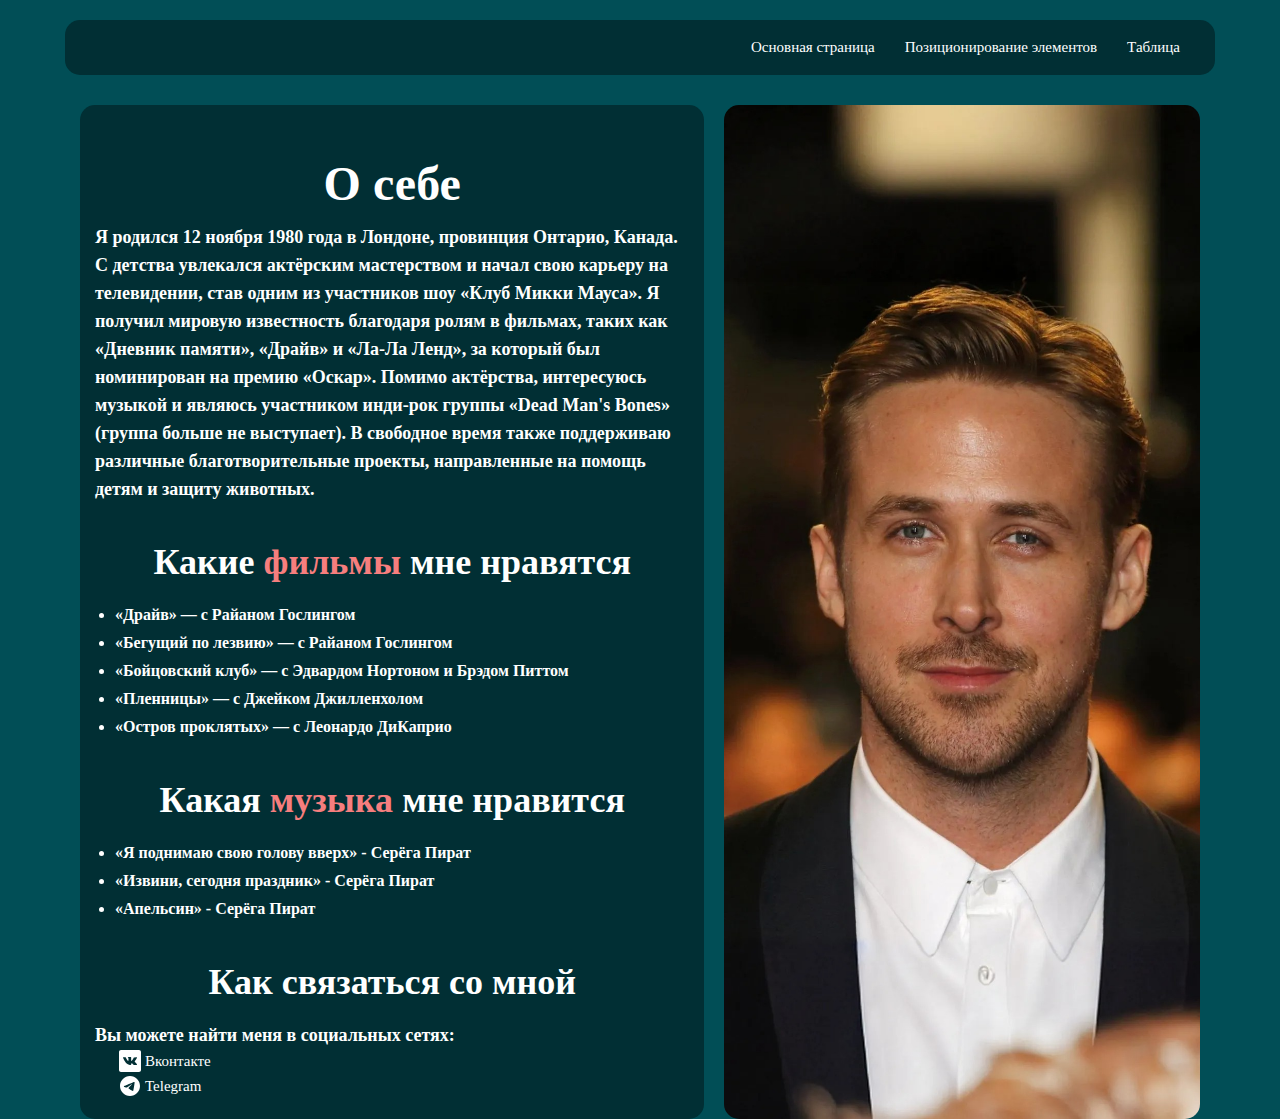
<file: labs1-5/index.html>
<!DOCTYPE html>
<html lang="ru">
<head>
  <meta charset="UTF-8">
  <meta name="viewport" content="width=device-width, initial-scale=1.0">
  <title>Лабораторная работа 3</title>
  <link rel="stylesheet" href="css/main.css">
</head>
<body>
  <header class="header">
    <div class="header-wrapper">
      <div class="link-wrapper">
        <a href="#" class="header__link">Основная страница</a>
        <a href="page2.html" class="header__link">Позиционирование элементов</a>
        <a href="table.html" class="header__link">Таблица</a>
      </div>
    </div>
  </header>
  <main class="main">
    <div class="main-wrapper">
      <div class="content">
        <div class="content__left">
          <h1 class="main__title title">О себе</h1>
          <p class="main__text"><b>Я</b> родился <i>12 ноября 1980 года</i> в Лондоне, провинция Онтарио, Канада. С детства увлекался актёрским мастерством и начал свою карьеру на телевидении, став одним из участников шоу <b>«Клуб Микки Мауса»</b>. Я получил мировую известность благодаря ролям в фильмах, таких как <b><i>«Дневник памяти»</i></b>, <b><i>«Драйв»</i></b> и <b><i>«Ла-Ла Ленд»</i></b>, за который был номинирован на премию <b>«Оскар»</b>. Помимо актёрства, интересуюсь музыкой и являюсь участником инди-рок группы <del>«Dead Man's Bones»</del> <u>(группа больше не выступает)</u>. В свободное время также поддерживаю различные <i>благотворительные проекты</i>, направленные на помощь детям и защиту животных.</p>
          <h2 class="main__title-h2 title">Какие <span class="span">фильмы</span> мне нравятся</h2>
          <ul class="list">
            <li class="list__item">«Драйв» — с Райаном Гослингом</li>
            <li class="list__item">«Бегущий по лезвию» — с Райаном Гослингом</li>
            <li class="list__item">«Бойцовский клуб» — с Эдвардом Нортоном и Брэдом Питтом</li>
            <li class="list__item">«Пленницы» — с Джейком Джилленхолом</li>
            <li class="list__item">«Остров проклятых» — с Леонардо ДиКаприо</li>
          </ul>
          <h2 class="main__title-h2 title">Какая <span class="span">музыка</span> мне нравится</h2>
          <ol class="list">
            <li class="list__item">«Я поднимаю свою голову вверх» - Серёга Пират</li>
            <li class="list__item">«Извини, сегодня праздник» - Серёга Пират</li>
            <li class="list__item">«Апельсин» - Серёга Пират</li>
          </ol>
          <h2 class="main__title-h2 title">Как связаться со мной</h2>
          <p class="main__text">Вы можете найти меня в социальных сетях:</p>
          <ul class="list">
            <li><a href="https://vk.com/haidyonysh" target="_blank" class="link-vk">Вконтакте</a></li>
            <li><a href="https://t.me/userHaide" target="_blank" class="link-tg">Telegram</a></li>
          </ul>
        </div>
        <div class="content__right">
          <img src="img/jpg/RyanGosling.jpeg" alt="Райан Гослинг" class="img">
        </div>
      </div>
    </div>
  </main>
</body>
</html>
</file>
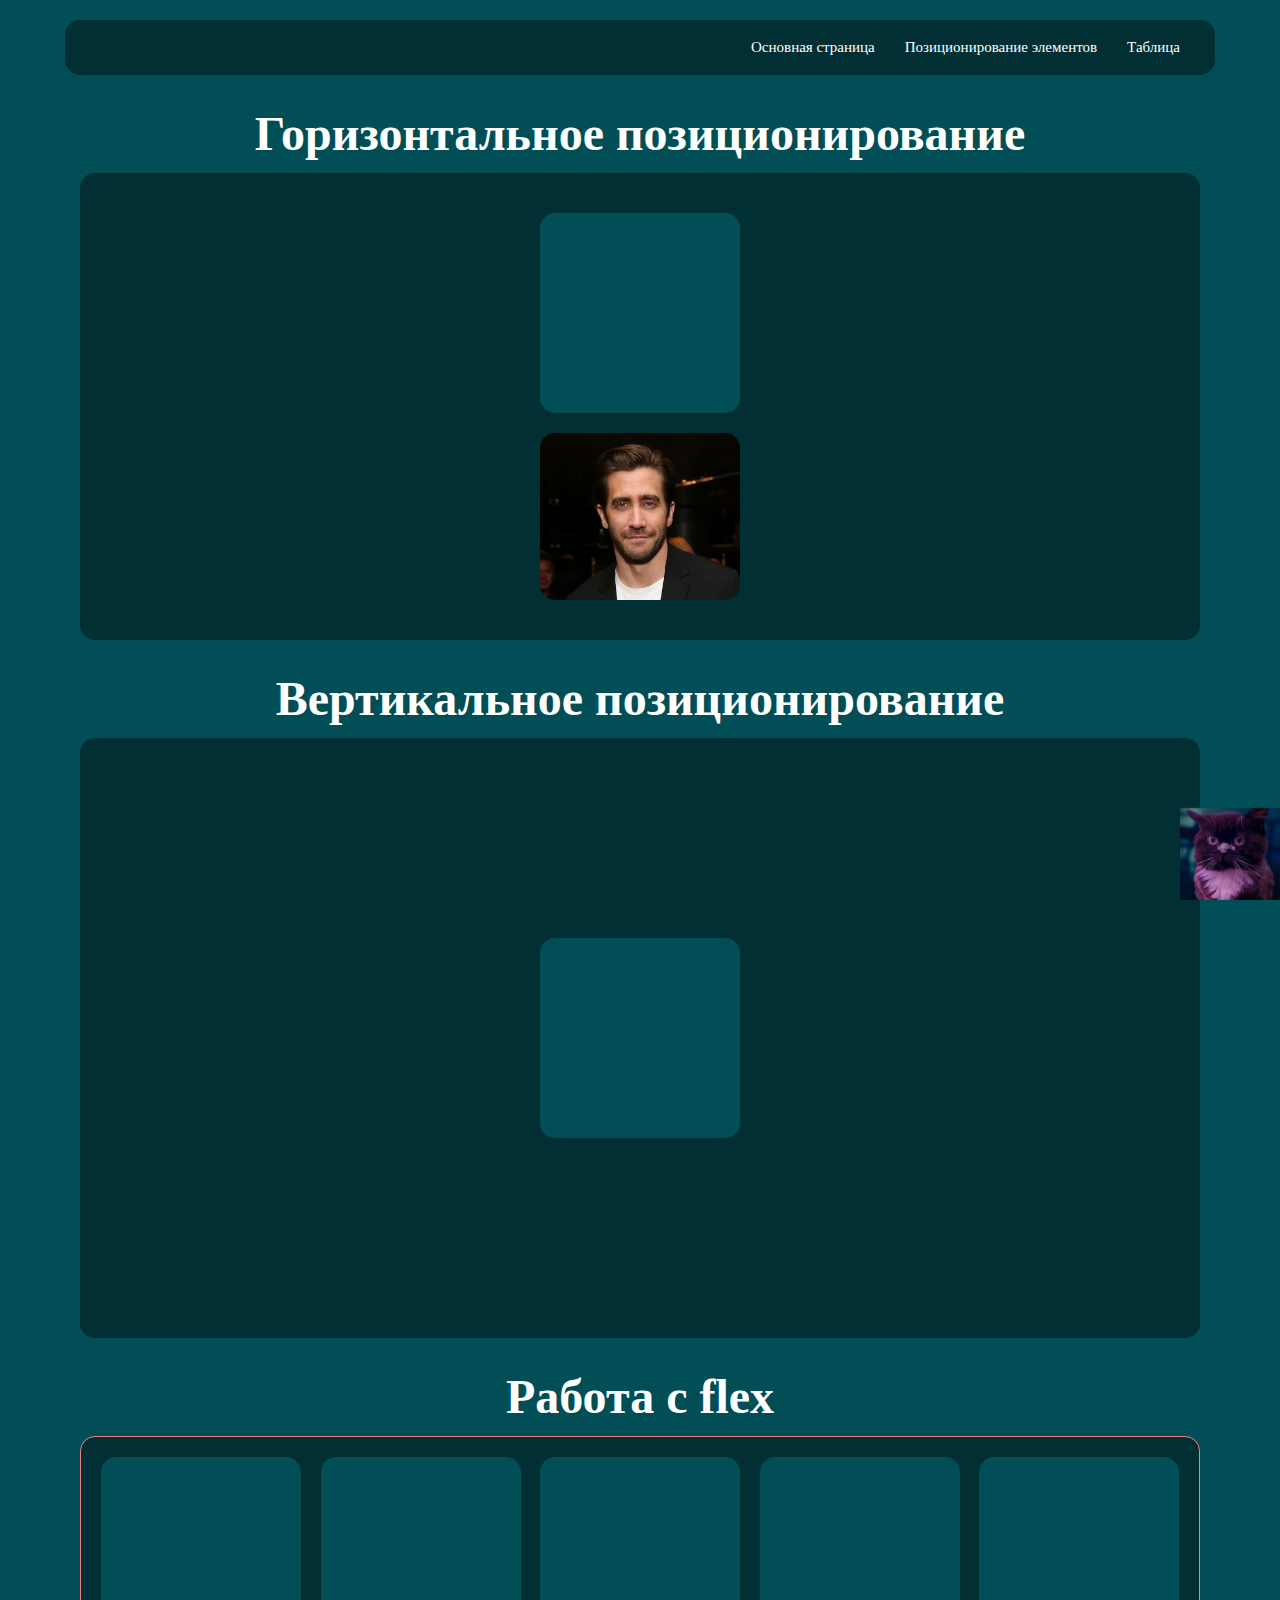
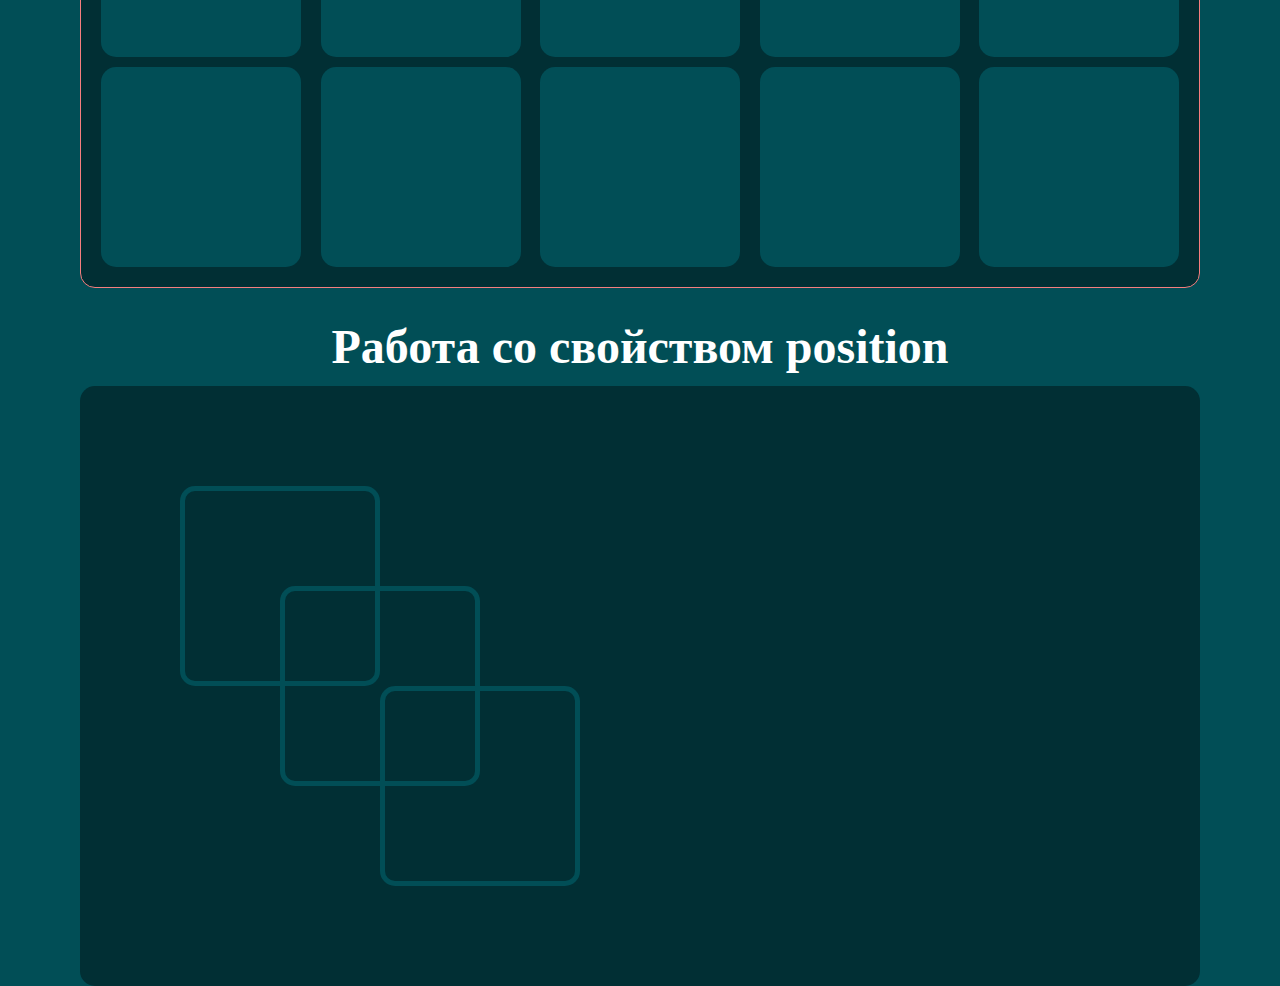
<file: labs1-5/page2.html>
<!DOCTYPE html>
<html lang="ru">
<head>
  <meta charset="UTF-8">
  <meta name="viewport" content="width=device-width, initial-scale=1.0">
  <title>Лабораторная работа 3</title>
  <link rel="stylesheet" href="css/main.css">
</head>
<body>
  <header class="header">
    <div class="header-wrapper">
      <div class="link-wrapper">
        <a href="index.html" class="header__link">Основная страница</a>
        <a href="#" class="header__link">Позиционирование элементов</a>
        <a href="table.html" class="header__link">Таблица</a>
      </div>
    </div>
  </header>
  <main class="main">
    <div class="main-wrapper">
      <h1 class="main__title title">Горизонтальное позиционирование</h1>
      <div class="container">
        <div class="block"></div>
        <img src="img/jpg/Actor.jpg" alt="Джейк Джилленхол" class="actor">
      </div>
      <h1 class="main__title title">Вертикальное позиционирование</h1>
      <div class="container-2">
        <div class="block-2"></div>
      </div>
      <h1 class="main__title title">Работа с flex</h1>
      <div class="container-3">
        <div class="block-3"></div>
        <div class="block-3"></div>
        <div class="block-3"></div>
        <div class="block-3"></div>
        <div class="block-3"></div>
        <div class="block-3"></div>
        <div class="block-3"></div>
        <div class="block-3"></div>
        <div class="block-3"></div>
        <div class="block-3"></div>
      </div>
      <h1 class="main__title title">Работа со свойством position</h1>
      <div class="container-4">
        <div class="block-4"></div>
        <div class="block-5"></div>
        <div class="block-6"></div>
      </div>
      <img src="img/jpg/cat.jpg" alt="" class="cat">
    </div>
  </main>
</body>
</html>
</file>
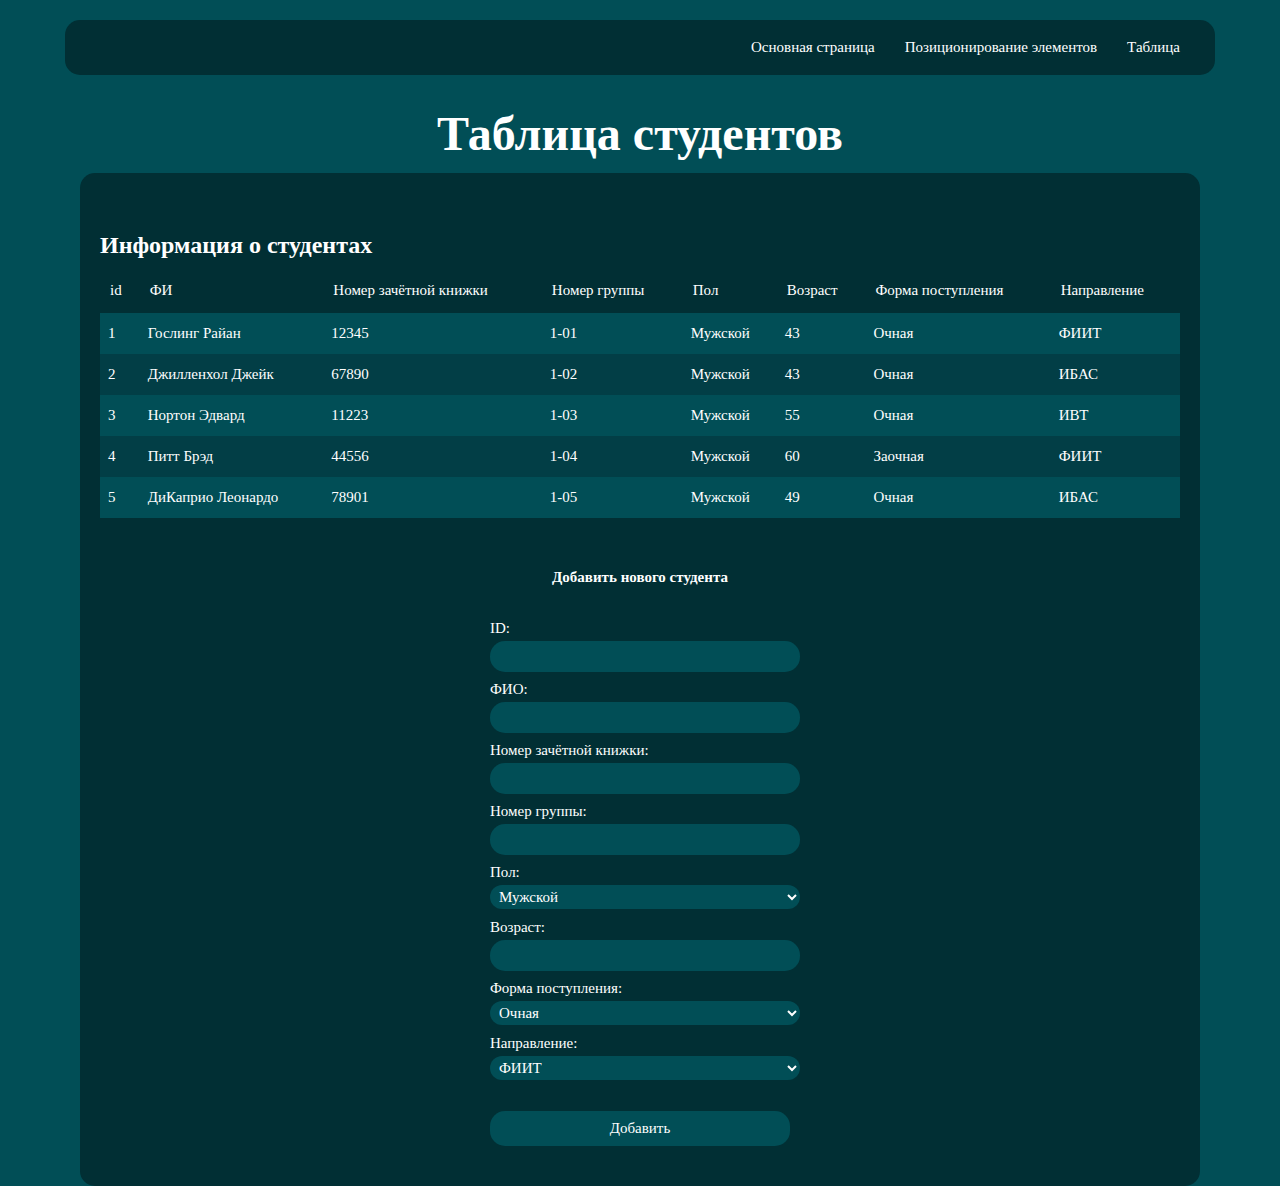
<file: labs1-5/table.html>
<!DOCTYPE html>
<html lang="ru">
<head>
  <meta charset="UTF-8">
  <meta name="viewport" content="width=device-width, initial-scale=1.0">
  <title>Лабораторная работа 4</title>
  <link rel="stylesheet" href="css/table.css">
</head>
<body>
  <header class="header">
    <div class="header-wrapper">
      <div class="link-wrapper">
        <a href="index.html" class="header__link">Основная страница</a>
        <a href="page2.html" class="header__link">Позиционирование элементов</a>
        <a href="#" class="header__link">Таблица</a>
      </div>
    </div>
  </header>
  <div class="main">
    <div class="main-wrapper">
      <h1 class="main__title title">Таблица студентов</h1>
      <div class="table-wrapper">
        <table class="student-table">
          <caption>Информация о студентах</caption>
          <thead>
            <tr>
              <th>id</th>
              <th>ФИ</th>
              <th>Номер зачётной книжки</th>
              <th>Номер группы</th>
              <th>Пол</th>
              <th>Возраст</th>
              <th>Форма поступления</th>
              <th>Направление</th>
            </tr>
          </thead>
          <tbody>
            <tr>
              <td>1</td>
              <td>Гослинг Райан</td>
              <td>12345</td>
              <td>1-01</td>
              <td>Мужской</td>
              <td>43</td>
              <td>Очная</td>
              <td>ФИИТ</td>
            </tr>
            <tr>
              <td>2</td>
              <td>Джилленхол Джейк</td>
              <td>67890</td>
              <td>1-02</td>
              <td>Мужской</td>
              <td>43</td>
              <td>Очная</td>
              <td>ИБАС</td>
            </tr>
            <tr>
              <td>3</td>
              <td>Нортон Эдвард</td>
              <td>11223</td>
              <td>1-03</td>
              <td>Мужской</td>
              <td>55</td>
              <td>Очная</td>
              <td>ИВТ</td>
            </tr>
            <tr>
              <td>4</td>
              <td>Питт Брэд</td>
              <td>44556</td>
              <td>1-04</td>
              <td>Мужской</td>
              <td>60</td>
              <td>Заочная</td>
              <td>ФИИТ</td>
            </tr>
            <tr>
              <td>5</td>
              <td>ДиКаприо Леонардо</td>
              <td>78901</td>
              <td>1-05</td>
              <td>Мужской</td>
              <td>49</td>
              <td>Очная</td>
              <td>ИБАС</td>
            </tr>
          </tbody>
        </table>

        <div class="form-wrapper">
          <h2 class="title">Добавить нового студента</h2>
          <form class="form">
            <div class="form-item">
              <label for="id" class="form-label">ID:</label>
              <input type="number" id="id" name="id" required class="form-input">
            </div>
        
            <div class="form-item">
              <label for="fio" class="form-label">ФИО:</label>
              <input type="text" id="fio" name="fio" required class="form-input">
            </div>
        
            <div class="form-item">
              <label for="zachot" class="form-label">Номер зачётной книжки:</label>
              <input type="text" id="zachot" name="zachot" required class="form-input">
            </div>
        
            <div class="form-item">
              <label for="group" class="form-label">Номер группы:</label>
              <input type="text" id="group" name="group" required class="form-input">
            </div>
        
            <div class="form-item">
              <label for="gender" class="form-label">Пол:</label>
              <select id="gender" name="gender" required class="form-select">
                <option value="Мужской">Мужской</option>
                <option value="Женский">Женский</option>
              </select>
            </div>
        
            <div class="form-item">
              <label for="age" class="form-label">Возраст:</label>
              <input type="number" id="age" name="age" required class="form-input">
            </div>
        
            <div class="form-item">
              <label for="form" class="form-label">Форма поступления:</label>
              <select id="form" name="form" required class="form-select">
                <option value="Очная">Очная</option>
                <option value="Заочная">Заочная</option>
              </select>
            </div>
        
            <div class="form-item">
              <label for="direction" class="form-label">Направление:</label>
              <select id="direction" name="direction" required class="form-select">
                <option value="ФИИТ">ФИИТ</option>
                <option value="ИБАС">ИБАС</option>
                <option value="ИВТ">ИВТ</option>
              </select>
            </div>
        
            <button type="submit" class="form-button">Добавить</button>
          </form>
        </div>
        
      </div>
    </div>
  </div>
</body>
</html>
</file>
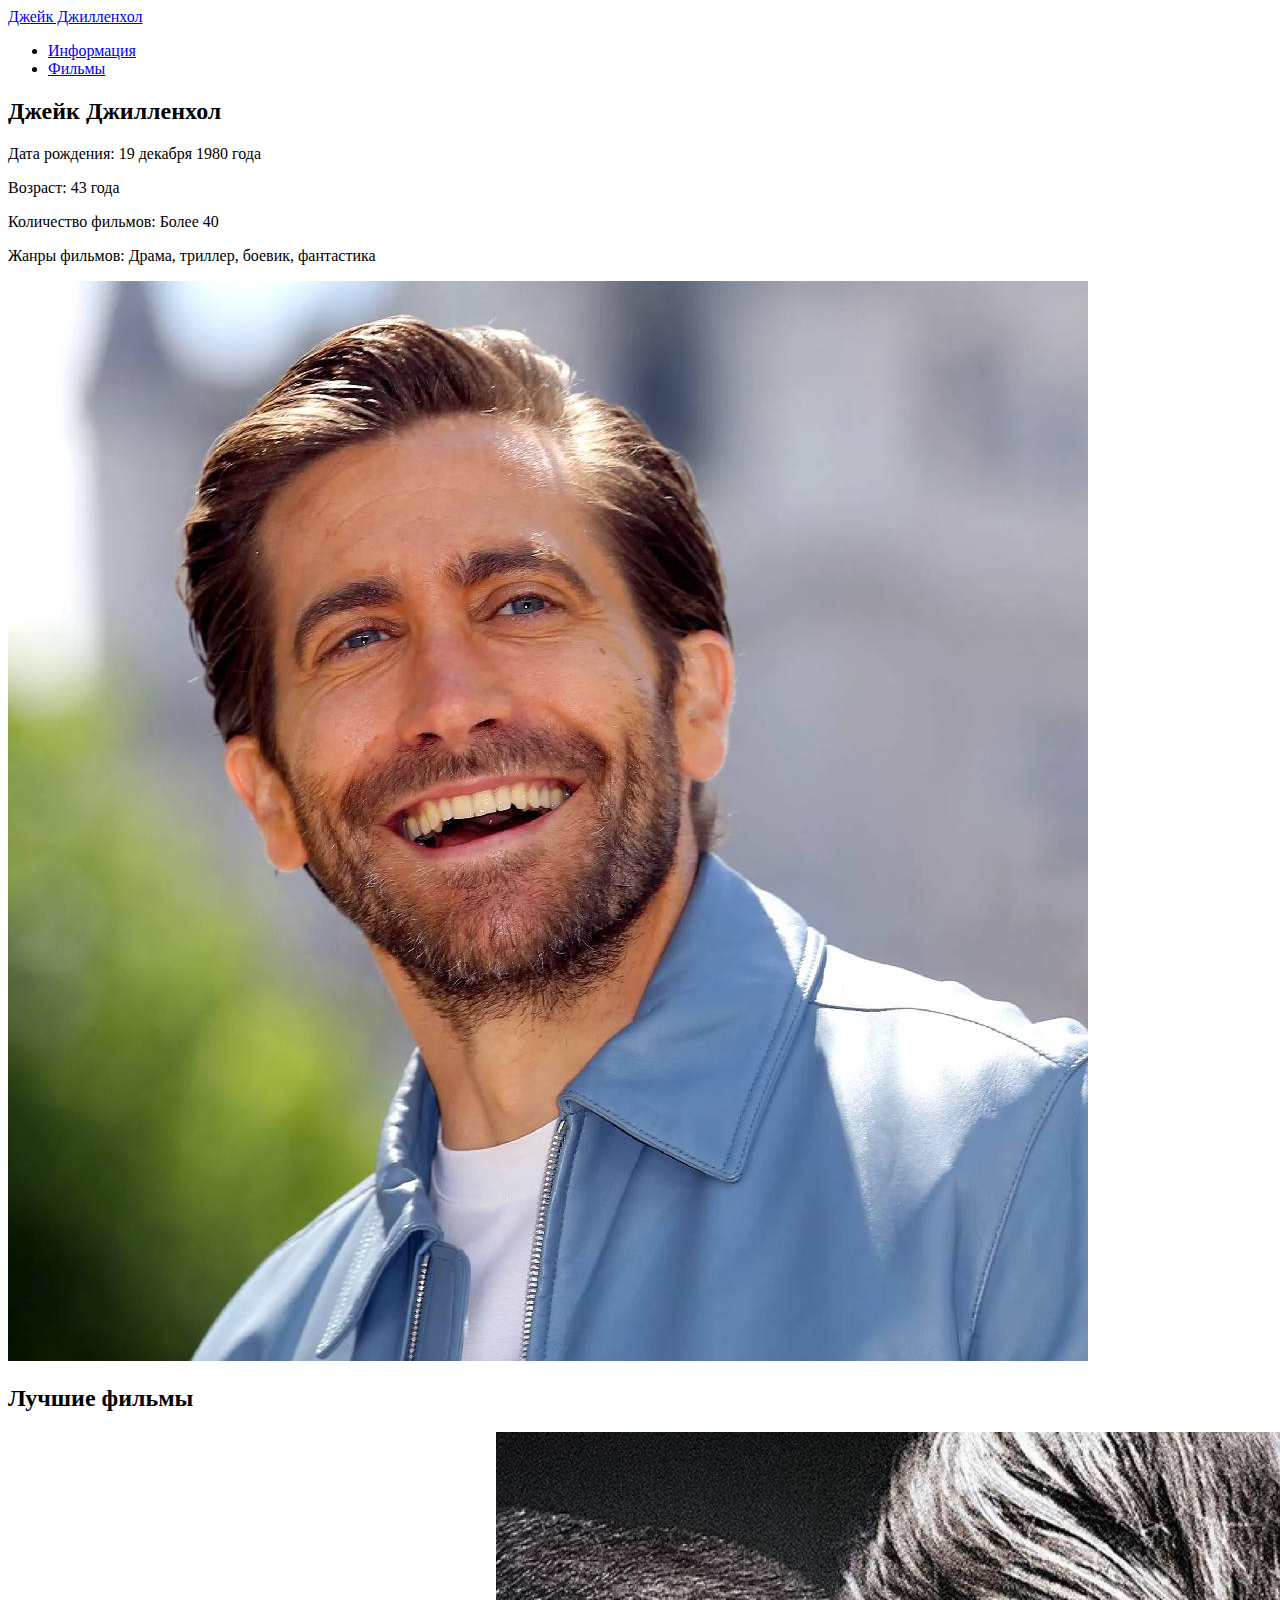
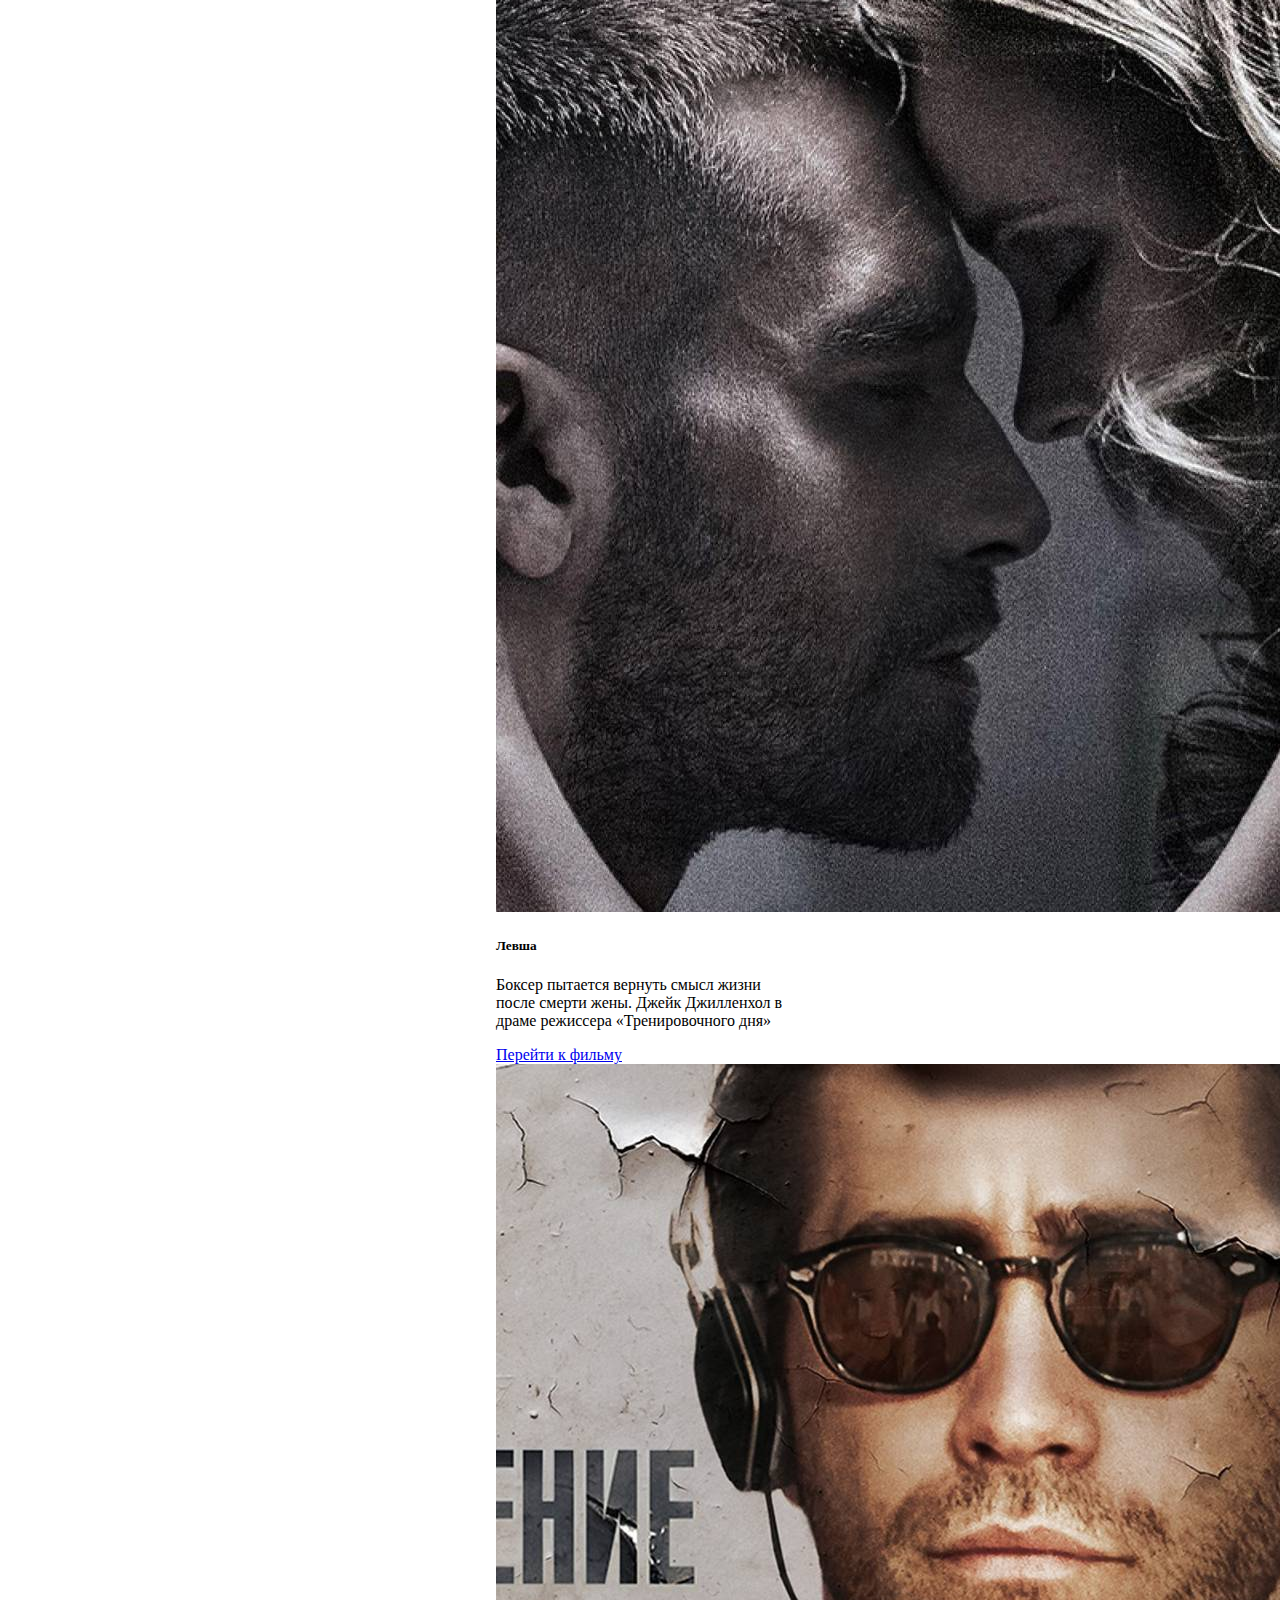
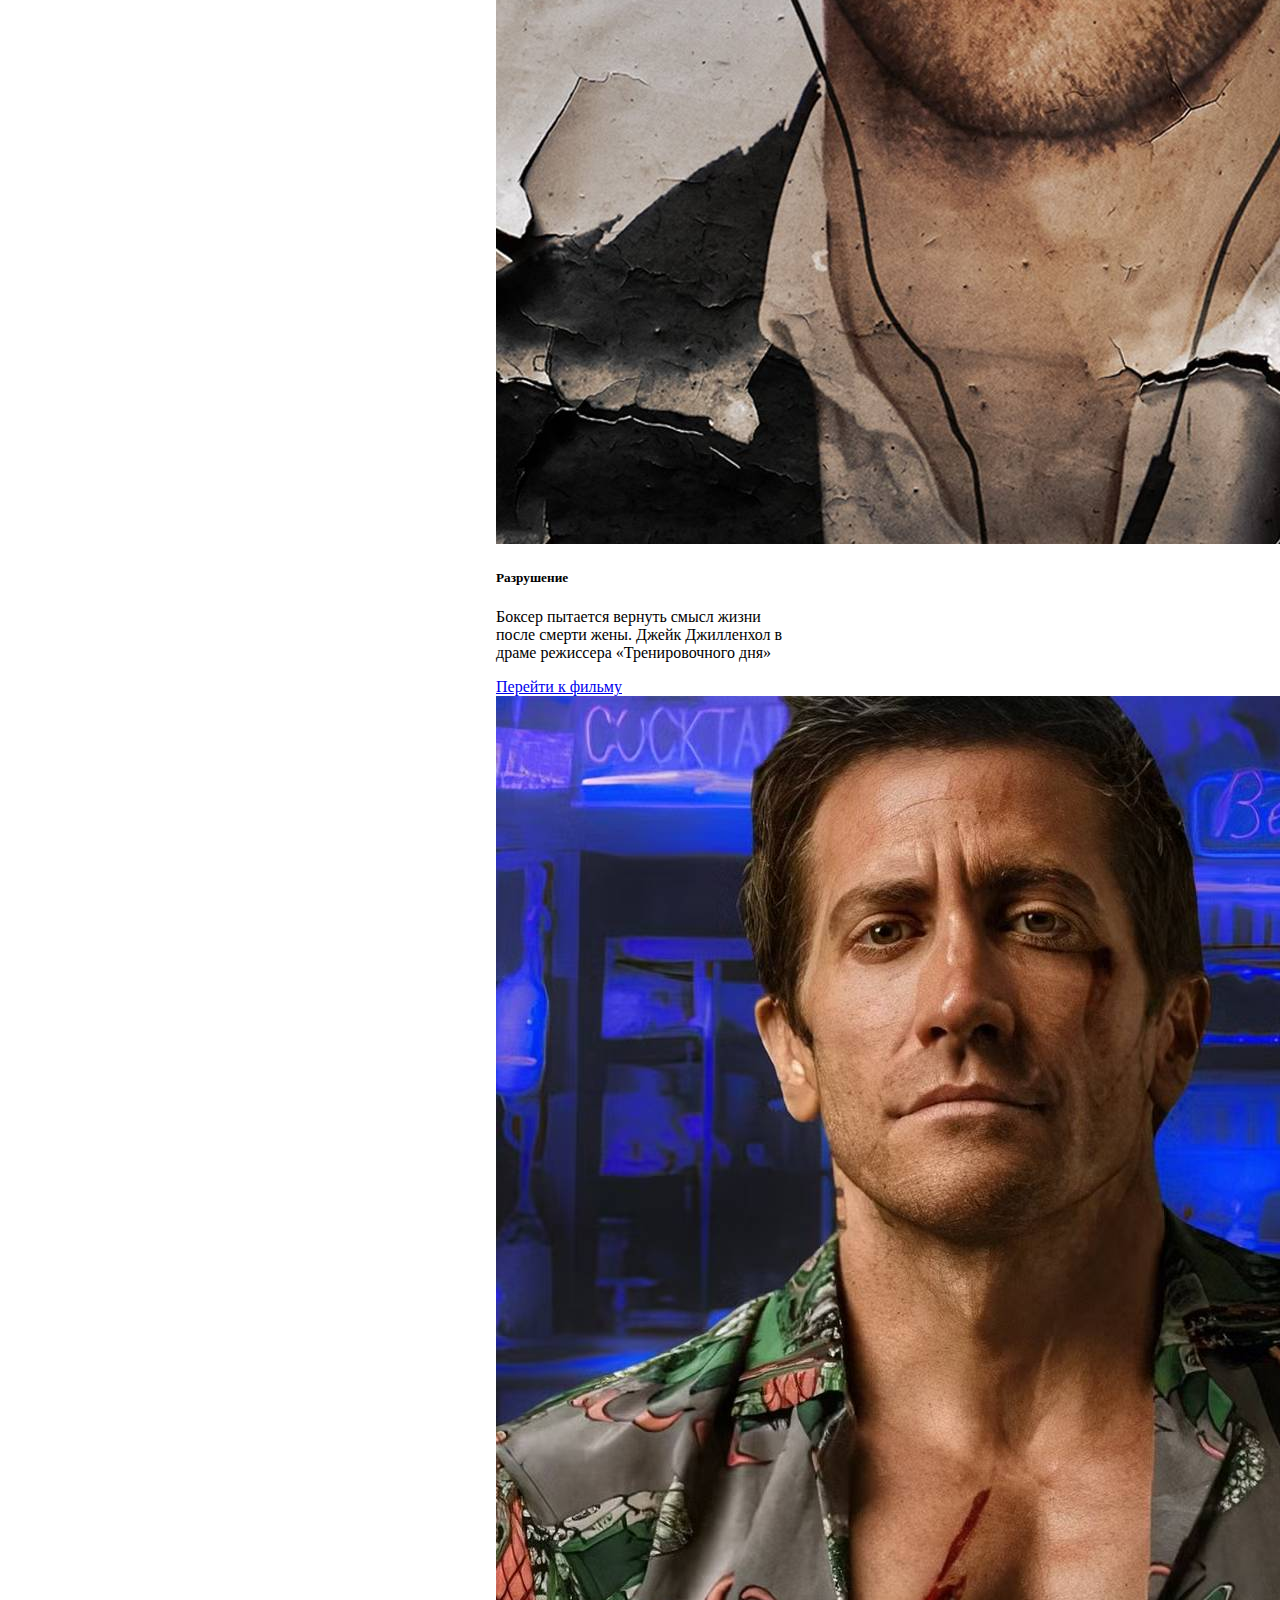
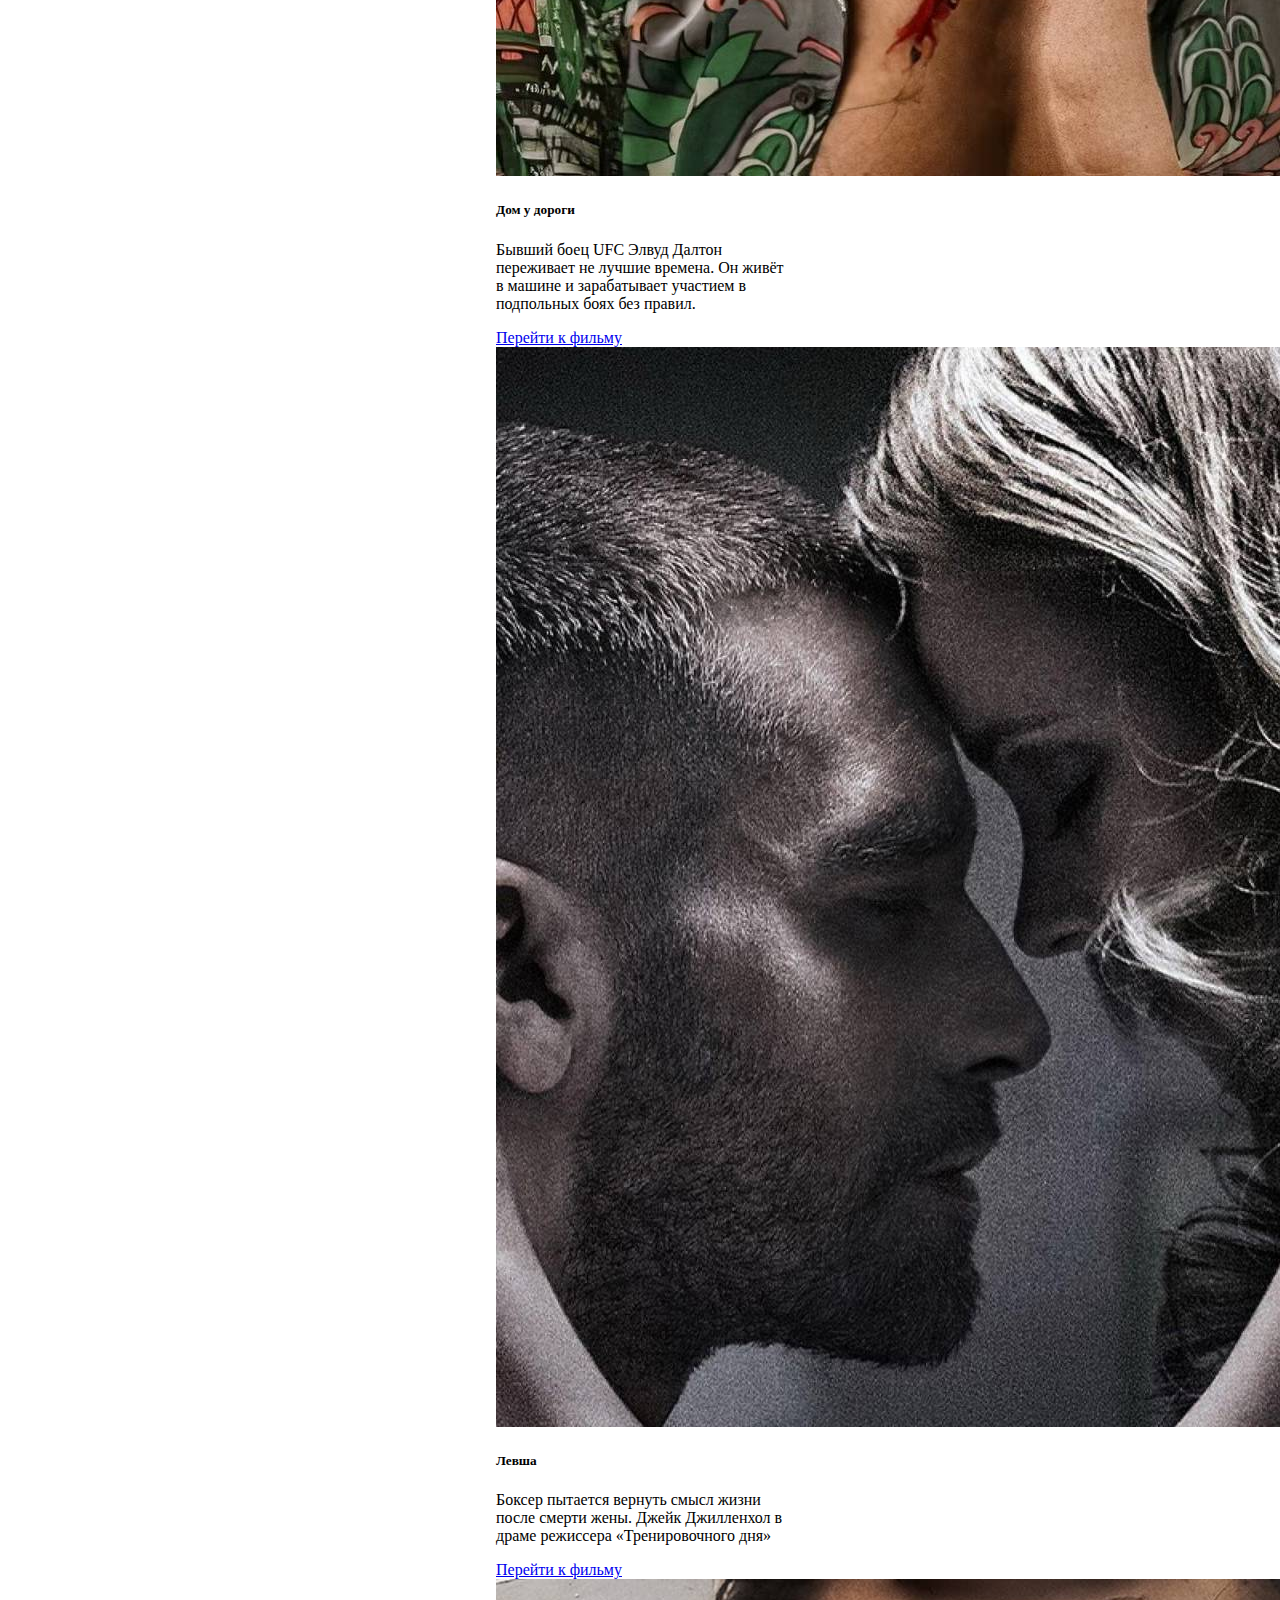
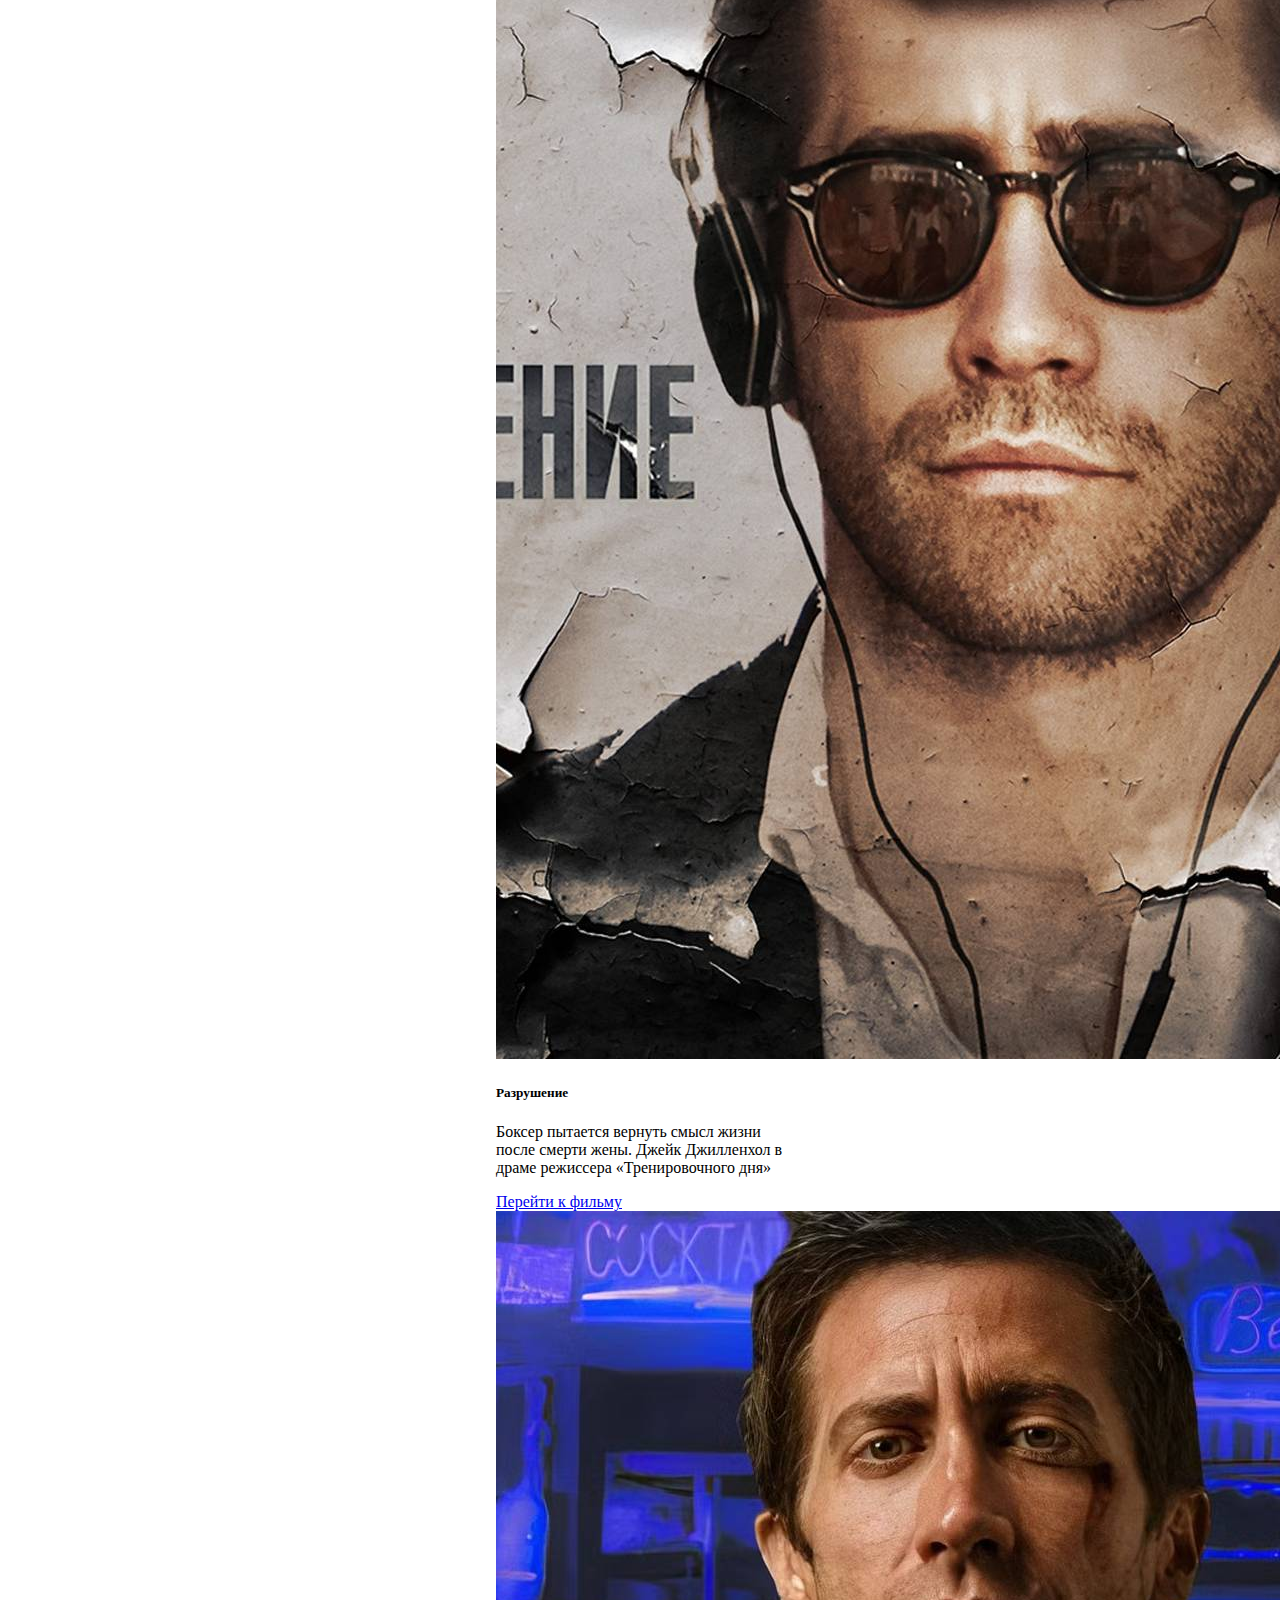
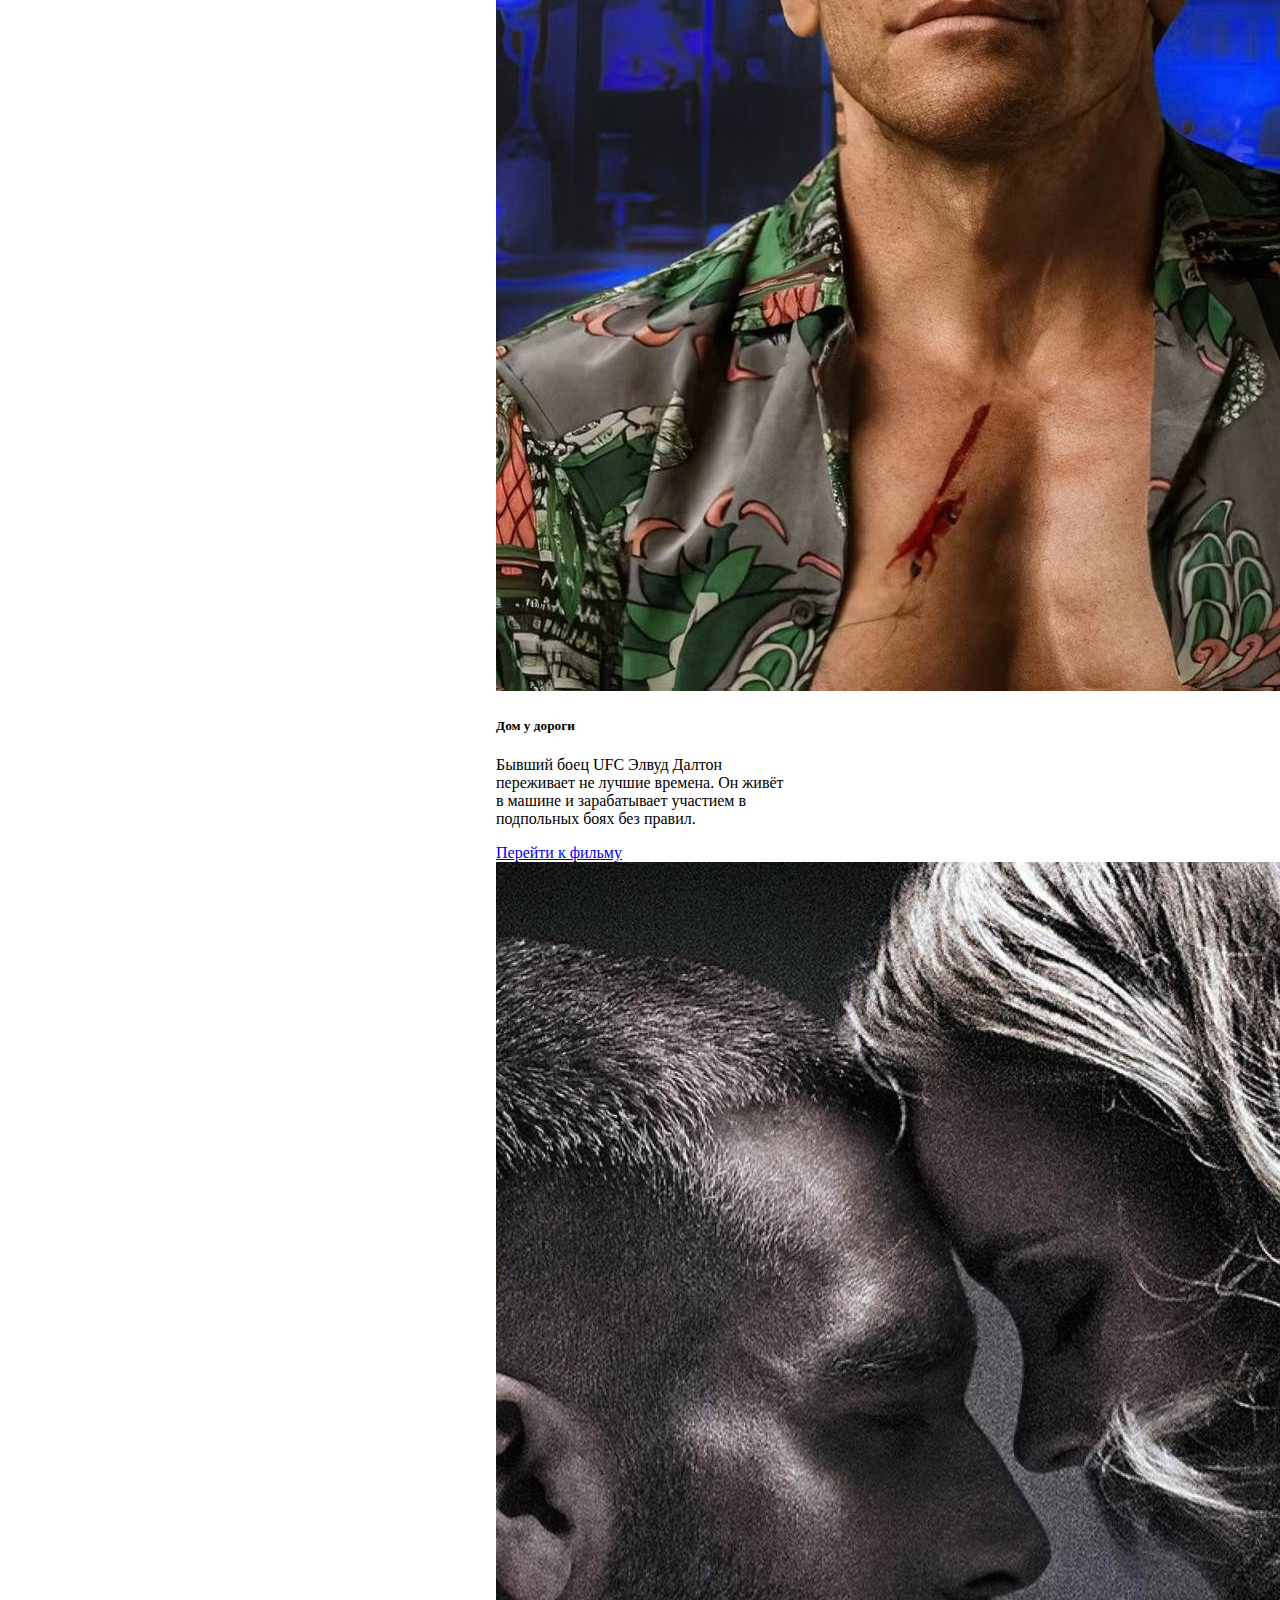
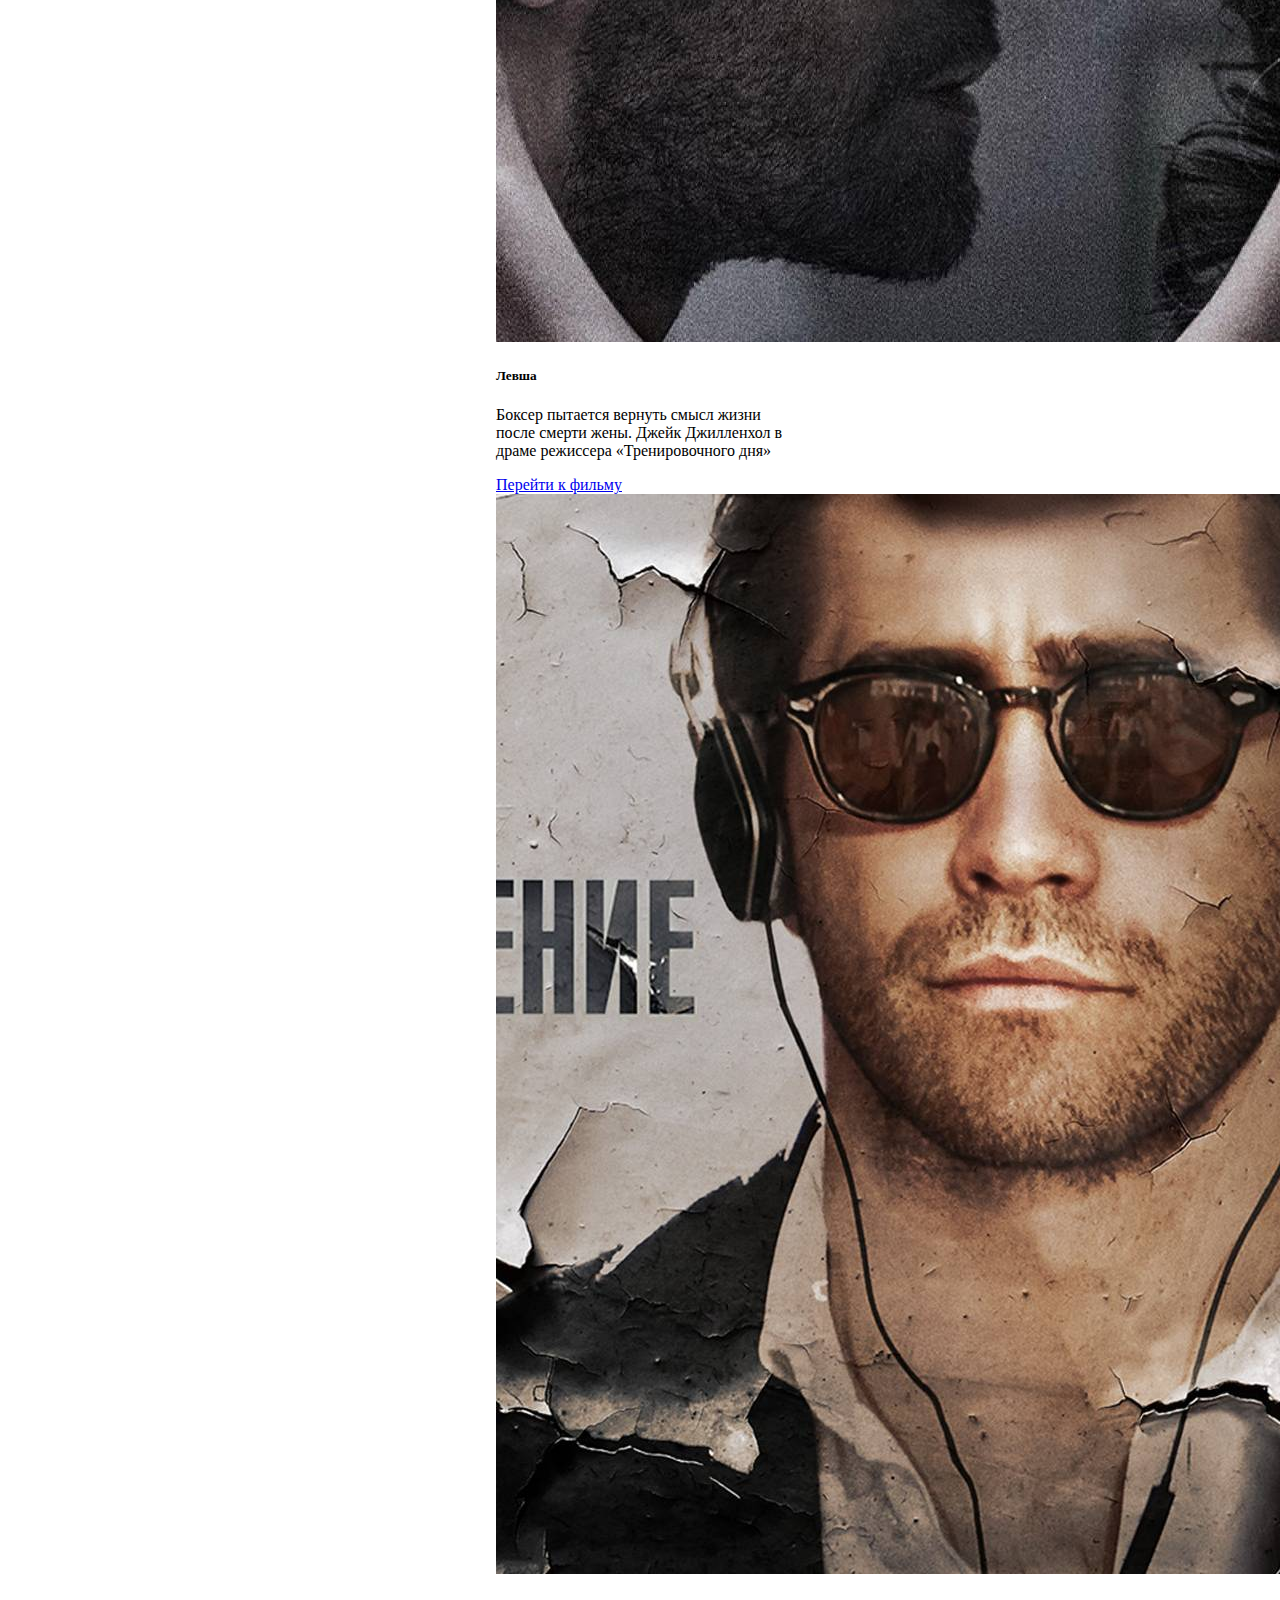
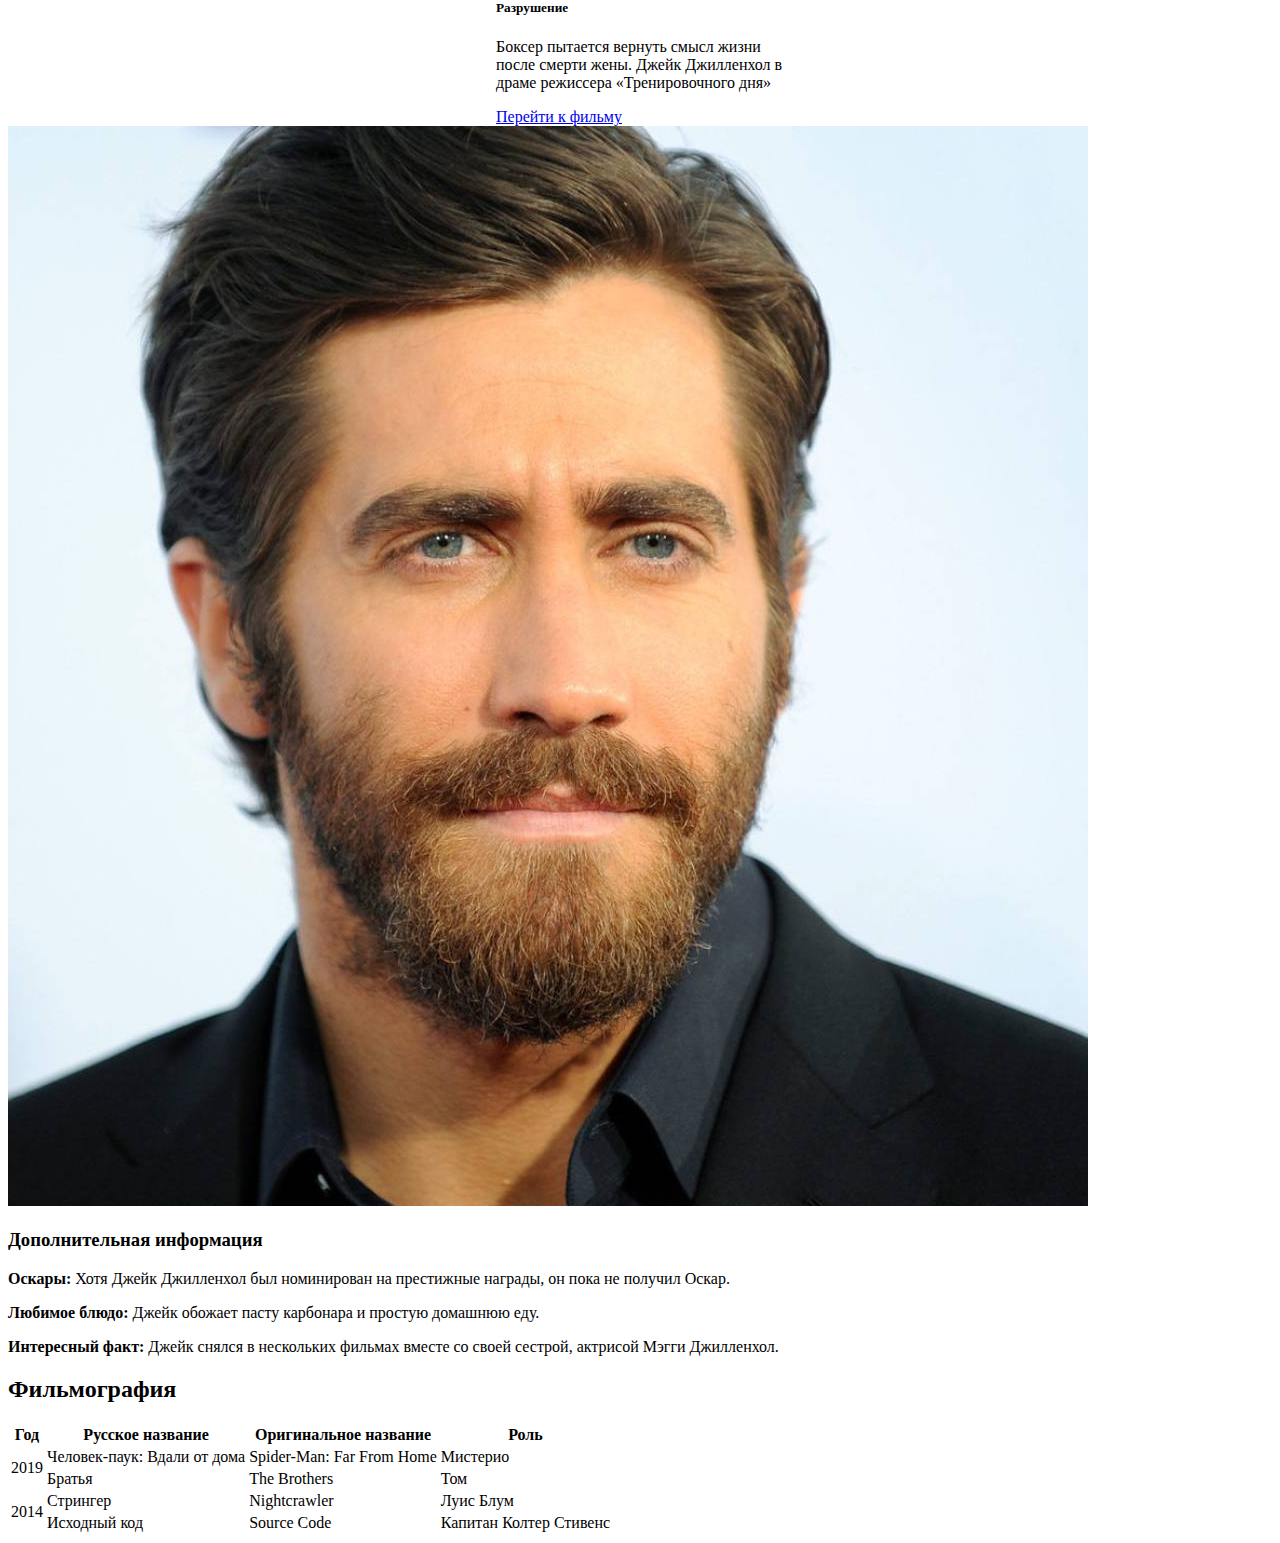
<file: labs6-7/films.html>
<!DOCTYPE html>
<html lang="ru">
<head>
  <meta charset="UTF-8">
  <meta name="viewport" content="width=device-width, initial-scale=1.0">
  <title>Информация о Джейке Джилленхоле</title>
  <link href="https://cdn.jsdelivr.net/npm/bootstrap@5.3.2/dist/css/bootstrap.min.css" rel="stylesheet" integrity="sha384-T3c6CoIi6uLrA9TneNEoa7RxnatzjcDSCmG1MXxSR1GAsXEV/Dwwykc2MPK8M2HN" crossorigin="anonymous">
  <script src="https://cdn.jsdelivr.net/npm/bootstrap@5.3.3/dist/js/bootstrap.bundle.min.js"></script>
  <link rel="stylesheet" href="css/style.css">
</head>
<body>
  <div class="container">
    <div class="row">
      <div class="col">
        <nav class="navbar bg-body-tertiary px-3 mb-3 ">
          <a class="navbar-brand" href="#">Джейк Джилленхол</a>
          <ul class="nav nav-pills">
            <li class="nav-item">
              <a class="nav-link" href="info.html">Информация</a>
            </li>
            <li class="nav-item">
              <a class="nav-link disabled" href="#">Фильмы</a>
            </li>
          </ul>
        </nav>
      </div>
    </div>
    <div class="row">
      <div class="col-md-6">
        <h2>Джейк Джилленхол</h2>
        <p>Дата рождения: 19 декабря 1980 года</p>
        <p>Возраст: 43 года</p>
        <p>Количество фильмов: Более 40</p>
        <p>Жанры фильмов: Драма, триллер, боевик, фантастика</p>
      </div>
      <div class="col-md-6">
        <img src="img/jpg/actor1.jpg" class="img-fluid" alt="...">
      </div>
    </div>
    <h2>Лучшие фильмы</h2>
  <div class="row">
    <div class="col-md-3">
      <div class="card" style="width: 18rem; margin: 0 auto;">
        <img src="img/jpg/poster1.jpg" class="card-img-top" alt="...">
        <div class="card-body">
          <h5 class="card-title">Левша</h5>
          <p class="card-text">Боксер пытается вернуть смысл жизни после смерти жены. Джейк Джилленхол в драме режиссера «Тренировочного дня»</p>
          <a href="https://www.kinopoisk.ru/film/573990/" class="btn btn-primary">Перейти к фильму</a>
        </div>
      </div>
    </div>
    <div class="col-md-3">
      <div class="card" style="width: 18rem; margin: 0 auto;">
        <img src="img/jpg/poster2.jpg" class="card-img-top" alt="...">
        <div class="card-body">
          <h5 class="card-title">Разрушение</h5>
          <p class="card-text">Боксер пытается вернуть смысл жизни после смерти жены. Джейк Джилленхол в драме режиссера «Тренировочного дня»</p>
          <a href="https://www.kinopoisk.ru/film/573990/" class="btn btn-primary">Перейти к фильму</a>
        </div>
      </div>
    </div>
    <div class="col-md-3">
      <div class="card" style="width: 18rem; margin: 0 auto;">
        <img src="img/jpg/poster3.jpg" class="card-img-top" alt="...">
        <div class="card-body">
          <h5 class="card-title">Дом у дороги</h5>
          <p class="card-text">Бывший боец UFC Элвуд Далтон переживает не лучшие времена. Он живёт в машине и зарабатывает участием в подпольных боях без правил.</p>
          <a href="https://www.kinopoisk.ru/film/817167/" class="btn btn-primary">Перейти к фильму</a>
        </div>
      </div>
    </div>
    <div class="col-md-3">
      <div class="card" style="width: 18rem; margin: 0 auto;">
        <img src="img/jpg/poster1.jpg" class="card-img-top" alt="...">
        <div class="card-body">
          <h5 class="card-title">Левша</h5>
          <p class="card-text">Боксер пытается вернуть смысл жизни после смерти жены. Джейк Джилленхол в драме режиссера «Тренировочного дня»</p>
          <a href="https://www.kinopoisk.ru/film/573990/" class="btn btn-primary">Перейти к фильму</a>
        </div>
      </div>
    </div>
    <div class="col-md-3">
      <div class="card" style="width: 18rem; margin: 0 auto;">
        <img src="img/jpg/poster2.jpg" class="card-img-top" alt="...">
        <div class="card-body">
          <h5 class="card-title">Разрушение</h5>
          <p class="card-text">Боксер пытается вернуть смысл жизни после смерти жены. Джейк Джилленхол в драме режиссера «Тренировочного дня»</p>
          <a href="https://www.kinopoisk.ru/film/573990/" class="btn btn-primary">Перейти к фильму</a>
        </div>
      </div>
    </div>
    <div class="col-md-3">
      <div class="card" style="width: 18rem; margin: 0 auto;">
        <img src="img/jpg/poster3.jpg" class="card-img-top" alt="...">
        <div class="card-body">
          <h5 class="card-title">Дом у дороги</h5>
          <p class="card-text">Бывший боец UFC Элвуд Далтон переживает не лучшие времена. Он живёт в машине и зарабатывает участием в подпольных боях без правил.</p>
          <a href="https://www.kinopoisk.ru/film/817167/" class="btn btn-primary">Перейти к фильму</a>
        </div>
      </div>
    </div>
    <div class="col-md-3">
      <div class="card" style="width: 18rem; margin: 0 auto;">
        <img src="img/jpg/poster1.jpg" class="card-img-top" alt="...">
        <div class="card-body">
          <h5 class="card-title">Левша</h5>
          <p class="card-text">Боксер пытается вернуть смысл жизни после смерти жены. Джейк Джилленхол в драме режиссера «Тренировочного дня»</p>
          <a href="https://www.kinopoisk.ru/film/573990/" class="btn btn-primary">Перейти к фильму</a>
        </div>
      </div>
    </div>
    <div class="col-md-3">
      <div class="card" style="width: 18rem; margin: 0 auto;">
        <img src="img/jpg/poster2.jpg" class="card-img-top" alt="...">
        <div class="card-body">
          <h5 class="card-title">Разрушение</h5>
          <p class="card-text">Боксер пытается вернуть смысл жизни после смерти жены. Джейк Джилленхол в драме режиссера «Тренировочного дня»</p>
          <a href="https://www.kinopoisk.ru/film/573990/" class="btn btn-primary">Перейти к фильму</a>
        </div>
      </div>
    </div>
  </div>
  </div>
  <div class="container mt-4">
    <div class="row">
      <div class="col-md-4 col-12 d-none d-md-block">
        <img src="img/jpg/actor2.jpg" alt="Джейк Джилленхол" class="img-fluid rounded">
      </div>
      <div class="col-md-8 col-12">
        <h3>Дополнительная информация</h3>
        <p><strong>Оскары:</strong> Хотя Джейк Джилленхол был номинирован на престижные награды, он пока не получил Оскар.</p>
        <p><strong>Любимое блюдо:</strong> Джейк обожает пасту карбонара и простую домашнюю еду.</p>
        <p><strong>Интересный факт:</strong> Джейк снялся в нескольких фильмах вместе со своей сестрой, актрисой Мэгги Джилленхол.</p>
      </div>
    </div>
  </div>
  <div class="container mt-5">
    <h2 class="text-center">Фильмография</h2>
    <div class="table-responsive">
      <table class="table table-bordered table-striped table-hover mt-4 mx-auto" style="max-width: 800px;">
        <thead class="table-dark">
          <tr>
            <th>Год</th>
            <th>Русское название</th>
            <th>Оригинальное название</th>
            <th>Роль</th>
          </tr>
        </thead>
        <tbody>
          <tr>
            <td rowspan="2">2019</td>
            <td>Человек-паук: Вдали от дома</td>
            <td>Spider-Man: Far From Home</td>
            <td>Мистерио</td>
          </tr>
          <tr>
            <td>Братья</td>
            <td>The Brothers</td>
            <td>Том</td>
          </tr>
          <tr>
            <td rowspan="2">2014</td>
            <td>Стрингер</td>
            <td>Nightcrawler</td>
            <td>Луис Блум</td>
          </tr>
          <tr>
            <td>Исходный код</td>
            <td>Source Code</td>
            <td>Капитан Колтер Стивенс</td>
          </tr>
        </tbody>
      </table>
    </div>
  </div>
  
  
</body>

</html>
</file>
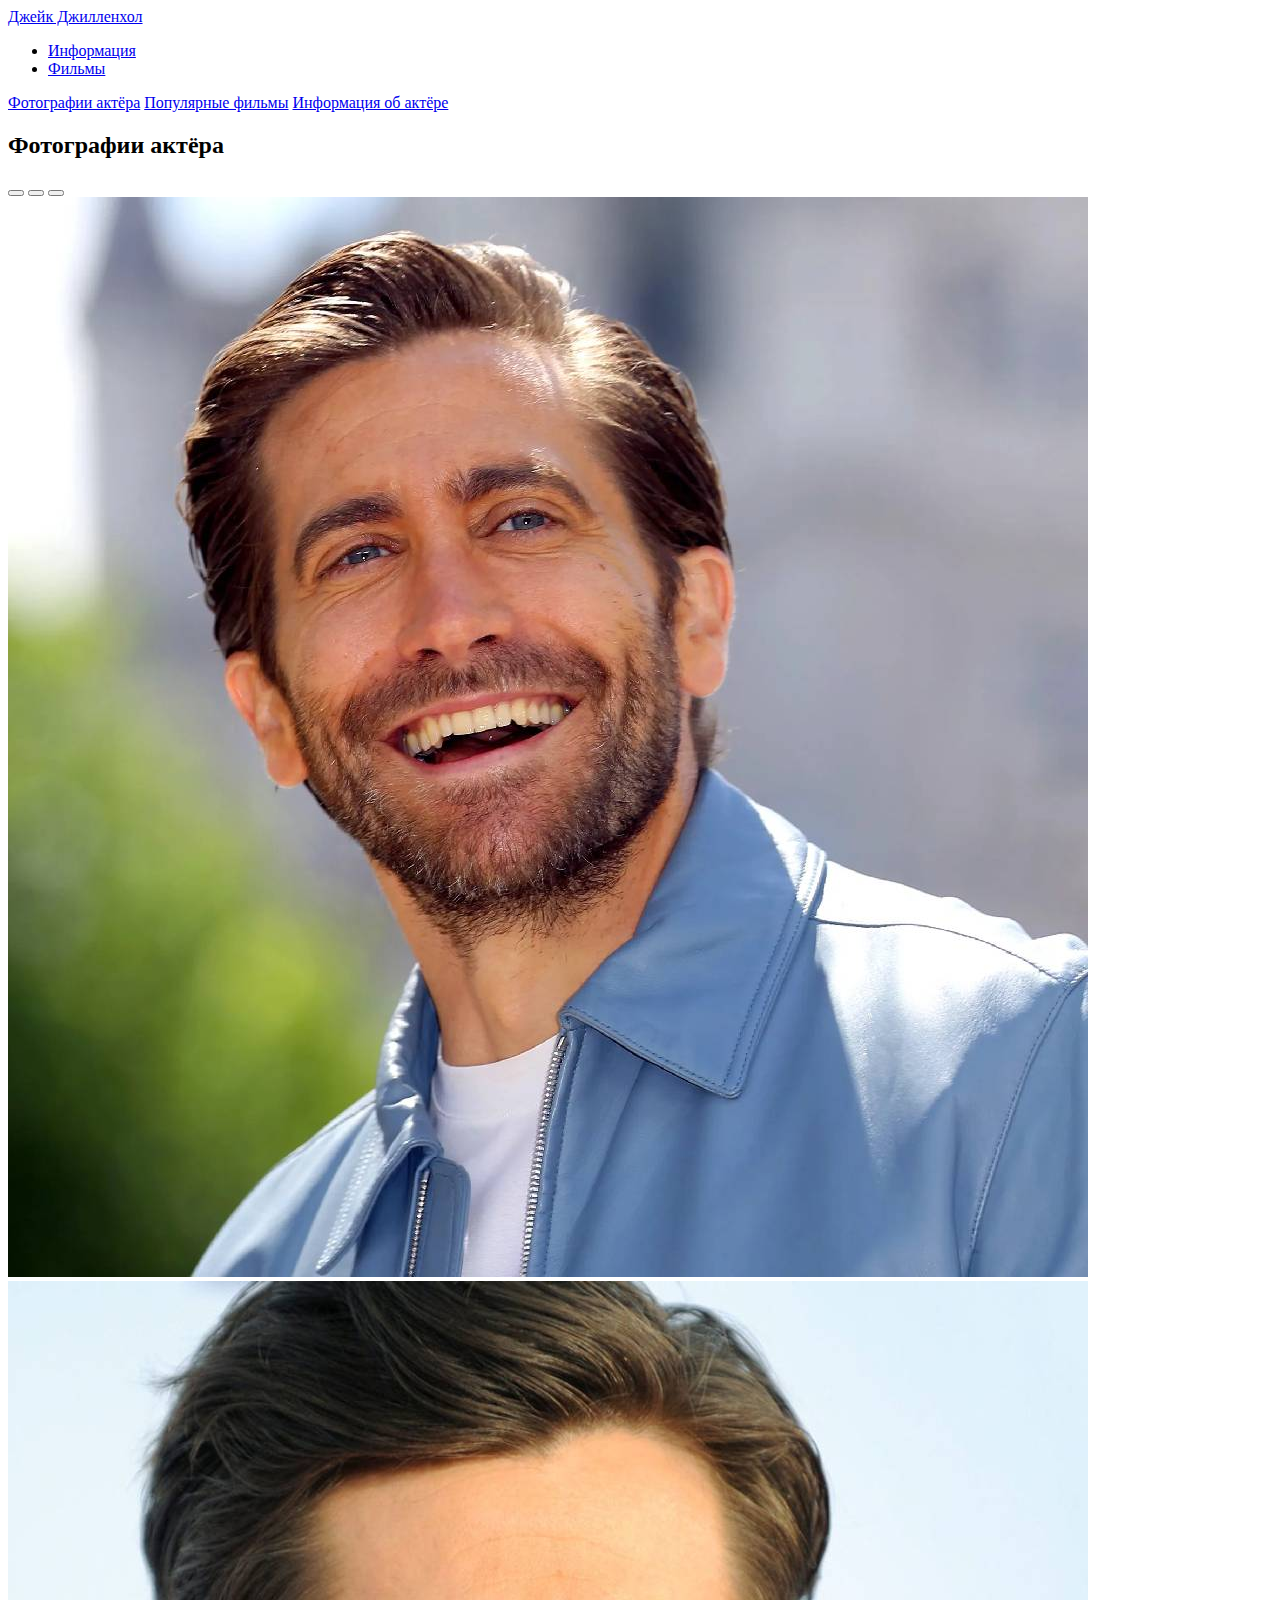
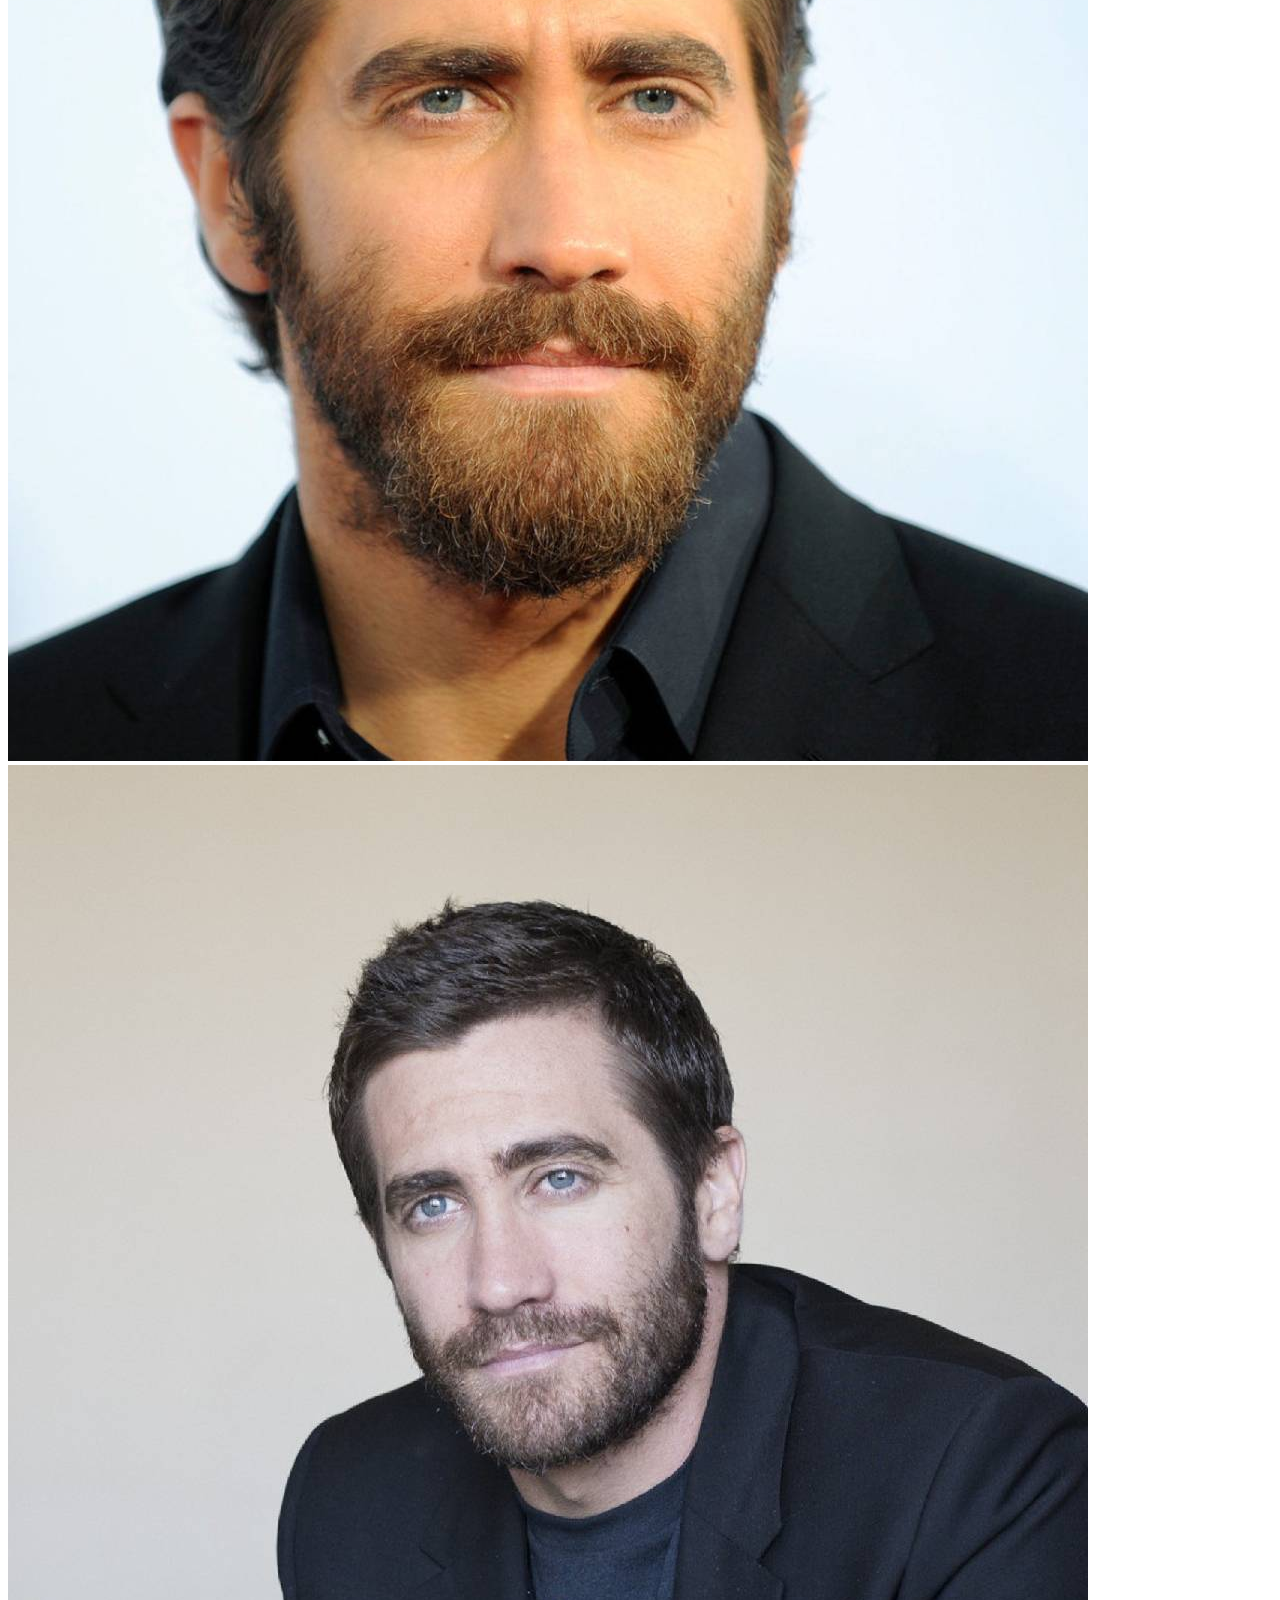
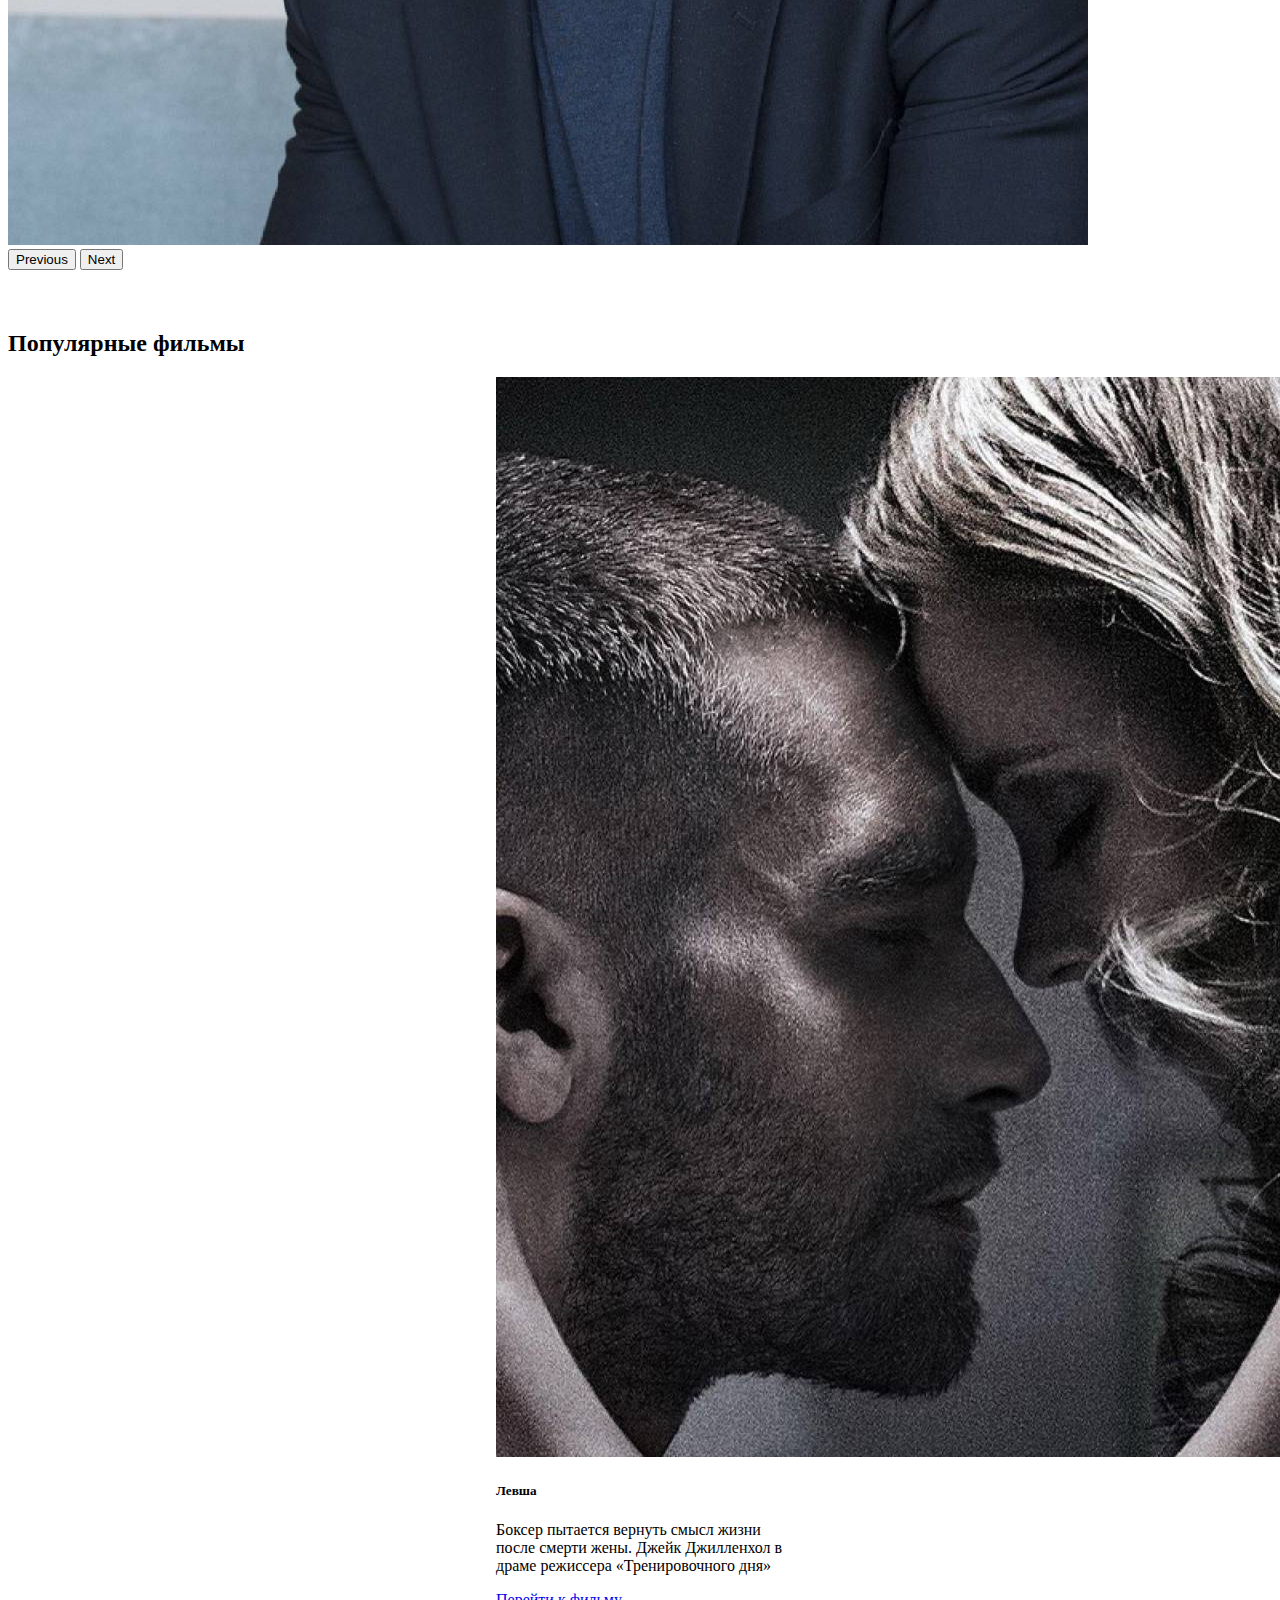
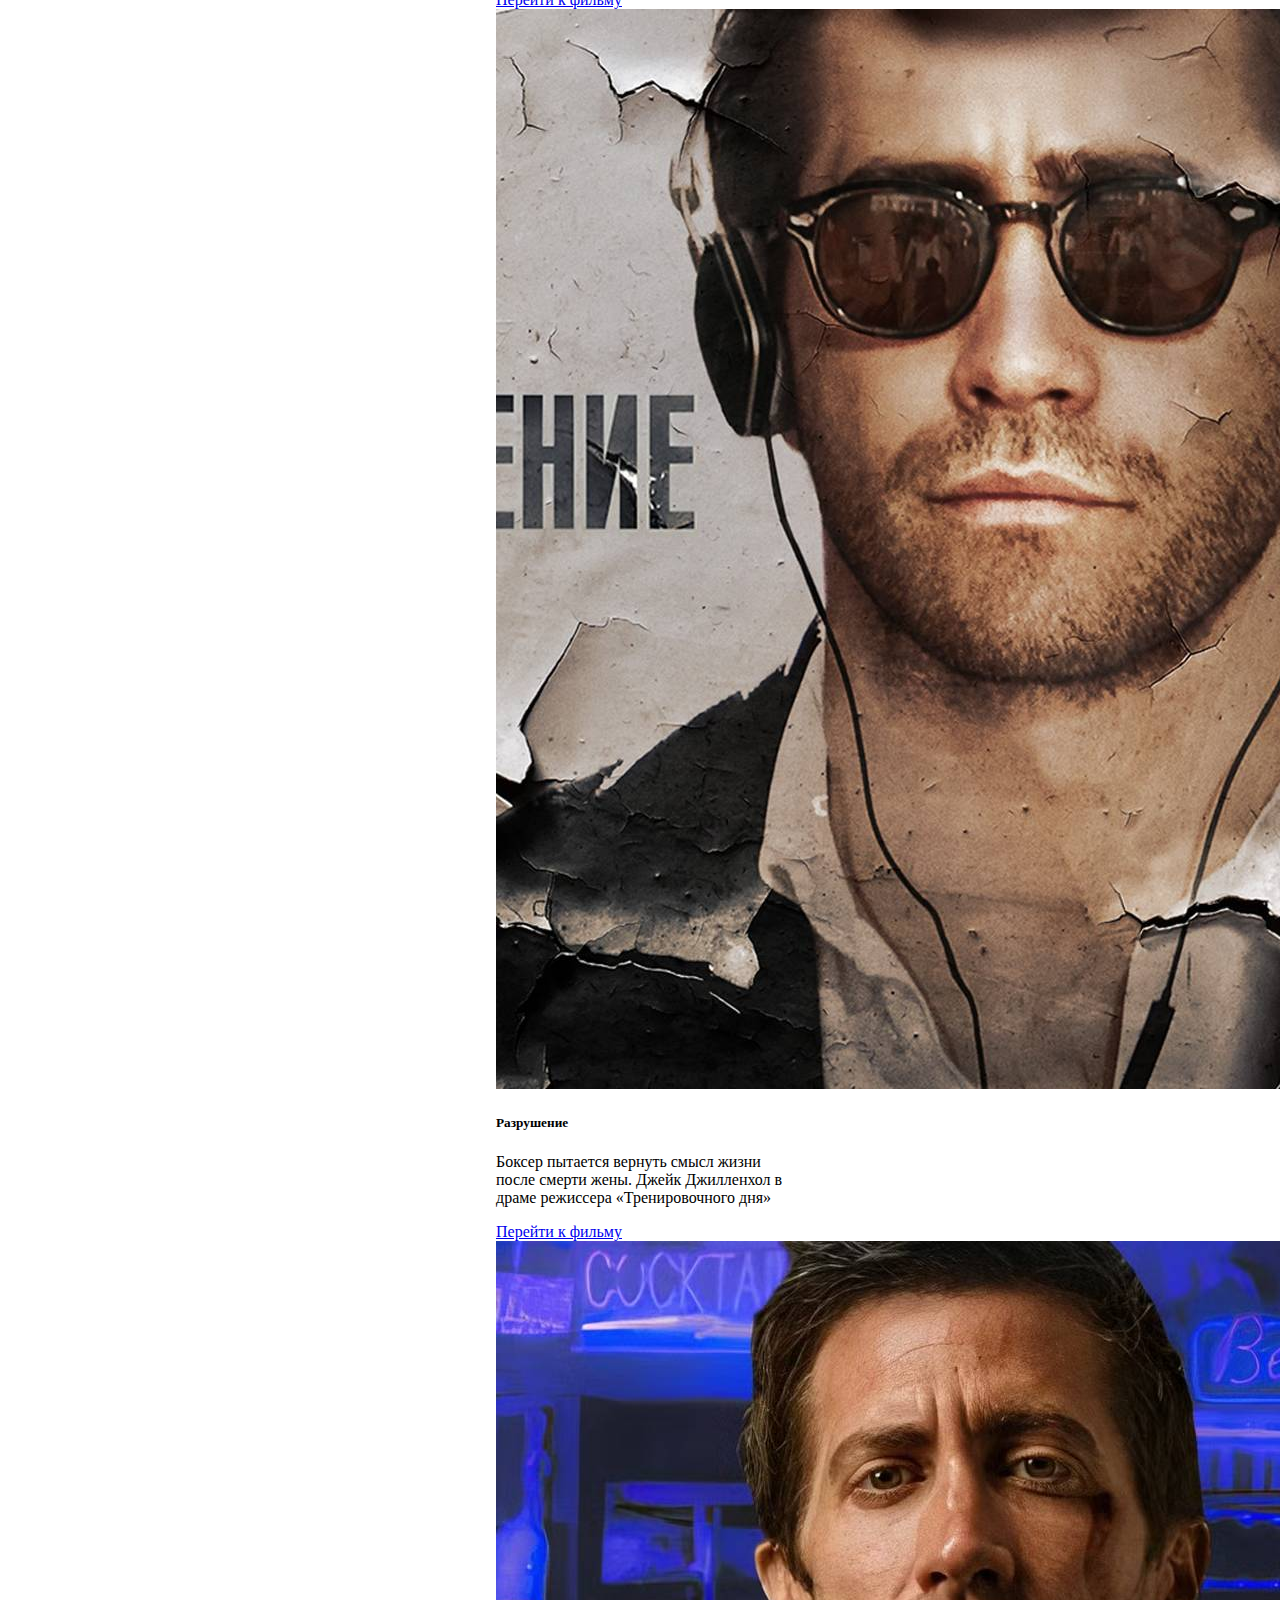
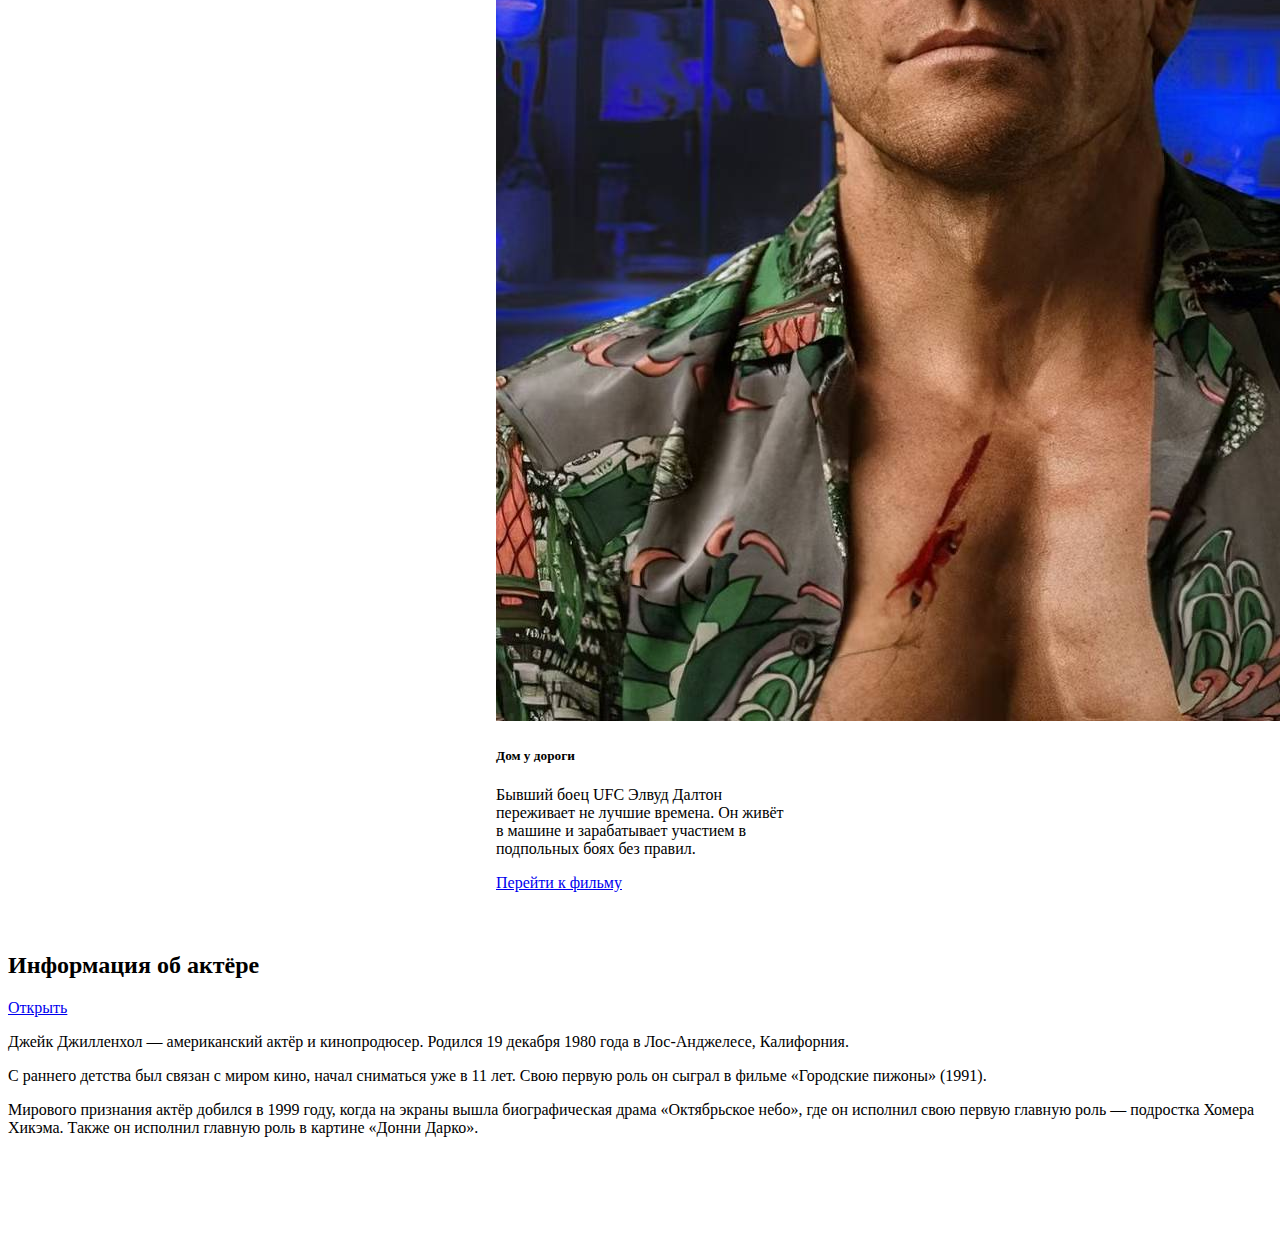
<file: labs6-7/info.html>
<!DOCTYPE html>
<html lang="ru">
<head>
  <meta charset="UTF-8">
  <meta name="viewport" content="width=device-width, initial-scale=1.0">
  <title>Информация о Джейке Джилленхоле</title>
  <link href="https://cdn.jsdelivr.net/npm/bootstrap@5.3.2/dist/css/bootstrap.min.css" rel="stylesheet" integrity="sha384-T3c6CoIi6uLrA9TneNEoa7RxnatzjcDSCmG1MXxSR1GAsXEV/Dwwykc2MPK8M2HN" crossorigin="anonymous">
  <script src="https://cdn.jsdelivr.net/npm/bootstrap@5.3.3/dist/js/bootstrap.bundle.min.js"></script>
  <link rel="stylesheet" href="css/style.css">
</head>
<body>
  <div class="container main-wrapper">
    <div class="row">
      <div class="col">
        <nav class="navbar bg-body-tertiary px-3 mb-3 ">
          <a class="navbar-brand" href="#">Джейк Джилленхол</a>
          <ul class="nav nav-pills">
            <li class="nav-item">
              <a class="nav-link disabled" href="#scrollspyHeading1">Информация</a>
            </li>
            <li class="nav-item">
              <a class="nav-link" href="films.html">Фильмы</a>
            </li>
          </ul>
        </nav>
      </div>
    </div>
    <div class="row">
      <div class="col-2">
        <div id="list-example" class="list-group sticky-top">
          <a class="list-group-item list-group-item-action" href="#list-item-1">Фотографии актёра</a>
          <a class="list-group-item list-group-item-action" href="#list-item-2">Популярные фильмы</a>
          <a class="list-group-item list-group-item-action" href="#list-item-3">Информация об актёре</a>
        </div>
      </div>
      <div class="col-10">
        <div data-bs-spy="scroll" data-bs-target="#list-example" data-bs-smooth-scroll="true" class="scrollspy-example" tabindex="0">
          <h2 id="list-item-1">Фотографии актёра</h4>
          <div id="carouselExampleIndicators" class="carousel slide main__item" data-bs-ride="carousel">
            <div class="carousel-indicators">
              <button type="button" data-bs-target="#carouselExampleIndicators" data-bs-slide-to="0" class="active" aria-current="true" aria-label="Slide 1"></button>
              <button type="button" data-bs-target="#carouselExampleIndicators" data-bs-slide-to="1" aria-label="Slide 2"></button>
              <button type="button" data-bs-target="#carouselExampleIndicators" data-bs-slide-to="2" aria-label="Slide 3"></button>
            </div>
            <div class="carousel-inner">
              <div class="carousel-item active">
                <img src="img/jpg/actor1.jpg" class="d-block w-100" alt="...">
              </div>
              <div class="carousel-item">
                <img src="img/jpg/actor2.jpg" class="d-block w-100" alt="...">
              </div>
              <div class="carousel-item">
                <img src="img/jpg/actor3.jpg" class="d-block w-100" alt="...">
              </div>
            </div>
            <button class="carousel-control-prev" type="button" data-bs-target="#carouselExampleIndicators" data-bs-slide="prev">
              <span class="carousel-control-prev-icon" aria-hidden="true"></span>
              <span class="visually-hidden">Previous</span>
            </button>
            <button class="carousel-control-next" type="button" data-bs-target="#carouselExampleIndicators" data-bs-slide="next">
              <span class="carousel-control-next-icon" aria-hidden="true"></span>
              <span class="visually-hidden">Next</span>
            </button>
          </div>
          <h2 id="list-item-2">Популярные фильмы</h4>
          <div class="column main__item">
            <div class="row">
              <div class="col ">
                <div class="card" style="width: 18rem; margin: 0 auto;">
                  <img src="img/jpg/poster1.jpg" class="card-img-top" alt="...">
                  <div class="card-body">
                    <h5 class="card-title">Левша</h5>
                    <p class="card-text">Боксер пытается вернуть смысл жизни после смерти жены. Джейк Джилленхол в драме режиссера «Тренировочного дня»</p>
                    <a href="https://www.kinopoisk.ru/film/573990/" class="btn btn-primary">Перейти к фильму</a>
                  </div>
                </div>
              </div>
              <div class="col">
                <div class="card" style="width: 18rem; margin: 0 auto;">
                  <img src="img/jpg/poster2.jpg" class="card-img-top" alt="...">
                  <div class="card-body">
                    <h5 class="card-title">Разрушение</h5>
                    <p class="card-text">Боксер пытается вернуть смысл жизни после смерти жены. Джейк Джилленхол в драме режиссера «Тренировочного дня»</p>
                    <a href="https://www.kinopoisk.ru/film/573990/" class="btn btn-primary">Перейти к фильму</a>
                  </div>
                </div>
              </div>
              <div class="col">
                <div class="card" style="width: 18rem; margin: 0 auto;">
                  <img src="img/jpg/poster3.jpg" class="card-img-top" alt="...">
                  <div class="card-body">
                    <h5 class="card-title">Дом у дороги</h5>
                    <p class="card-text">Бывший боец UFC Элвуд Далтон переживает не лучшие времена. Он живёт в машине и зарабатывает участием в подпольных боях без правил.</p>
                    <a href="https://www.kinopoisk.ru/film/817167/" class="btn btn-primary">Перейти к фильму</a>
                  </div>
                </div>
              </div>
            </div>
          </div>
          <h2 id="list-item-3">Информация об актёре</h4>
          <p>
            <a class="btn btn-primary" data-bs-toggle="collapse" href="#collapseExample" role="button" aria-expanded="false" aria-controls="collapseExample">
              Открыть
            </a>
          </p>
          <div class="collapse main__item" id="collapseExample">
            <div class="card card-body">
              <p>Джейк Джилленхол — американский актёр и кинопродюсер. Родился 19 декабря 1980 года в Лос-Анджелесе, Калифорния.</p>
              <p>С раннего детства был связан с миром кино, начал сниматься уже в 11 лет. Свою первую роль он сыграл в фильме «Городские пижоны» (1991).</p>
              <p>Мирового признания актёр добился в 1999 году, когда на экраны вышла биографическая драма «Октябрьское небо», где он исполнил свою первую главную роль — подростка Хомера Хикэма. Также он исполнил главную роль в картине «Донни Дарко».</p>
            </div>
          </div>
        </div>
      </div>
    </div>
  </div>
</body>

</html>
</file>
<file: labs6-7/css/style.css>
.card {
  margin: 0 auto;
}

.main-wrapper {
  margin-bottom: 100px;
}

.main__item {
  margin-bottom: 60px;
}
</file>
<file: labs1-5/css/main.css>
/***
    The new CSS reset - version 1.9 (last updated 19.6.2023)
    GitHub page: https://github.com/elad2412/the-new-css-reset
***/

/*
    Remove all the styles of the "User-Agent-Stylesheet", except for the 'display' property
    - The "symbol *" part is to solve Firefox SVG sprite bug
    - The "html" element is excluded, otherwise a bug in Chrome breaks the CSS hyphens property (https://github.com/elad2412/the-new-css-reset/issues/36)
 */
 *:where(:not(html, iframe, canvas, img, svg, video, audio):not(svg *, symbol *)) {
	all: unset;
	display: revert;
}

/* Preferred box-sizing value */
*,
*::before,
*::after {
	box-sizing: border-box;
}

/* Reapply the pointer cursor for anchor tags */
a, button {
	cursor: revert;
}

/* Remove list styles (bullets/numbers) */
ol, ul, menu {
	list-style: none;
}

/* For images to not be able to exceed their container */
img {
	max-inline-size: 100%;
	max-block-size: 100%;
}

/* removes spacing between cells in tables */
table {
	border-collapse: collapse;
}

/* minimum style to allow to style meter element */
meter {
	-webkit-appearance: revert;
	appearance: revert;
}

/* preformatted text - use only for this feature */
:where(pre) {
	all: revert;
}

/* reset default text opacity of input placeholder */
::placeholder {
	color: unset;
}

/* remove default dot (•) sign */
::marker {
	content: initial;
}

/* fix the feature of 'hidden' attribute.
  display:revert; revert to element instead of attribute */
:where([hidden]) {
	display: none;
}

/* revert for bug in Chromium browsers
  - fix for the content editable attribute will work properly.
  - webkit-user-select: auto; added for Safari in case of using user-select:none on wrapper element*/
:where([contenteditable]:not([contenteditable="false"])) {
	-moz-user-modify: read-write;
	-webkit-user-modify: read-write;
	overflow-wrap: break-word;
}

/* apply back the draggable feature - exist only in Chromium and Safari */
:where([draggable="true"]) {
	-webkit-user-drag: element;
}

/* Revert Modal native behavior */
:where(dialog:modal) {
	all: revert;
}

/* CSS reset end */



/* Styles start */

body {
  background: #014E56;
  color: #fff;
	position: relative;
	font-family: Tahoma;
	font-size: 15px;
	font-weight: 400;
	line-height: 25px;
	box-sizing: border-box;
}

.main-wrapper {
	max-width: 1150px;
	margin: 0 auto;
	padding: 0 15px;
}

.content {
  margin-top: 30px;
  display: flex;
  align-items: stretch;
}

.content__left {
  margin-right: 20px;
  padding: 20px 15px;
  flex: 5;
  background: #012F34;
  border-radius: 15px;
}

.content__right {
  flex: 4;
  display: flex;
  align-items: center;
  justify-content: center;
  border-radius: 15px;
  overflow: hidden;
}

.title {
  text-align: center;
  font-weight: 700;
	line-height: 48px;
  padding: 35px 0 15px 0;
}

.main__title {
  font-size: 48px;
}

.main__title-h2 {
  font-size: 36px;
}

.main__text {
	font-size: 18px;
	font-weight: 600;
	line-height: 28px;
}
.span {
  color: #F67E7E;
}
.list {
  padding-left: 20px;
}
.list__item {
  list-style:disc;
  font-size: 16px;
	font-weight: 600;
	line-height: 28px;
}
.img {
  height: 100%;
  object-fit: cover;
}

.link-vk {
  padding: 3px 0 3px 30px;
  background: url(../img/svg/vk.svg) 0px center no-repeat;
}

.link-tg {
  padding: 3px 0 3px 30px;
  background: url(../img/svg/tg.svg) 0px center no-repeat;
}

.header {
  margin-top: 20px;
}

.header-wrapper {
  max-width: 1150px;
	margin: 0 auto;
	padding: 10px 15px;
  border-radius: 15px;
  background: #012F34;
}

.link-wrapper {
  display: flex;
  justify-content: flex-end;
  align-items: center;
}

.header__link {
  padding: 5px 10px;
  margin-right: 10px;
}

.container {
  background: #012F34;
  box-sizing: content-box;
  padding: 20px 0 40px 0;
  border-radius: 15px;
}

.block {
  height: 200px;
  width: 200px;
  background: #014E56;
  margin: 20px auto;
  border-radius: 15px;
}

.actor {
  display: block;
  margin: 0 auto;
  width: 200px;
  border-radius: 15px;
  overflow: hidden;
}

.container-2 {
  display: flex;
  background: #012F34;
  height: 600px;
  border-radius: 15px;
  align-items: center;
}

.block-2 {
  height: 200px;
  width: 200px;
  background: #014E56;
  margin: 0 auto;
  border-radius: 15px;
}

.container-3 {
  display: flex;
  flex-wrap: wrap;
  justify-content: space-between;
  gap: 10px;
  background: #012F34;
  box-sizing: content-box;
  padding: 20px;
  border: #F67E7E solid 1px;
  border-radius: 15px;
  align-items: center;
}

.block-3 {
  height: 200px;
  width: 200px;
  background: #014E56;
  border-radius: 15px;
}

.container-4 {
  background: #012F34;
  height: 600px;
  border-radius: 15px;
  position: relative;
}

.block-4 {
  height: 200px;
  width: 200px;
  border: #014E56 solid 5px;
  border-radius: 15px;
  position: absolute;
  top: 100px;
  left: 100px;
}

.block-5 {
  height: 200px;
  width: 200px;
  border: #014E56 solid 5px;
  border-radius: 15px;
  position: absolute;
  top: 200px;
  left: 200px;
}

.block-6 {
  height: 200px;
  width: 200px;
  border: #014E56 solid 5px;
  border-radius: 15px;
  position: absolute;
  top: 300px;
  left: 300px;
}

.cat {
  position: fixed;
  right: 0;
  bottom: 0;
  width: 100px;
}

/* Styles end */
</file>
<file: labs1-5/css/table.css>
/***
    The new CSS reset - version 1.9 (last updated 19.6.2023)
    GitHub page: https://github.com/elad2412/the-new-css-reset
***/

/*
    Remove all the styles of the "User-Agent-Stylesheet", except for the 'display' property
    - The "symbol *" part is to solve Firefox SVG sprite bug
    - The "html" element is excluded, otherwise a bug in Chrome breaks the CSS hyphens property (https://github.com/elad2412/the-new-css-reset/issues/36)
 */
 *:where(:not(html, iframe, canvas, img, svg, video, audio):not(svg *, symbol *)) {
	all: unset;
	display: revert;
}

/* Preferred box-sizing value */
*,
*::before,
*::after {
	box-sizing: border-box;
}

/* Reapply the pointer cursor for anchor tags */
a, button {
	cursor: revert;
}

/* Remove list styles (bullets/numbers) */
ol, ul, menu {
	list-style: none;
}

/* For images to not be able to exceed their container */
img {
	max-inline-size: 100%;
	max-block-size: 100%;
}

/* removes spacing between cells in tables */
table {
	border-collapse: collapse;
}

/* minimum style to allow to style meter element */
meter {
	-webkit-appearance: revert;
	appearance: revert;
}

/* preformatted text - use only for this feature */
:where(pre) {
	all: revert;
}

/* reset default text opacity of input placeholder */
::placeholder {
	color: unset;
}

/* remove default dot (•) sign */
::marker {
	content: initial;
}

/* fix the feature of 'hidden' attribute.
  display:revert; revert to element instead of attribute */
:where([hidden]) {
	display: none;
}

/* revert for bug in Chromium browsers
  - fix for the content editable attribute will work properly.
  - webkit-user-select: auto; added for Safari in case of using user-select:none on wrapper element*/
:where([contenteditable]:not([contenteditable="false"])) {
	-moz-user-modify: read-write;
	-webkit-user-modify: read-write;
	overflow-wrap: break-word;
}

/* apply back the draggable feature - exist only in Chromium and Safari */
:where([draggable="true"]) {
	-webkit-user-drag: element;
}

/* Revert Modal native behavior */
:where(dialog:modal) {
	all: revert;
}

/* CSS reset end */



/* Styles start */

body {
  background: #014E56;
  color: #fff;
	position: relative;
	font-family: Tahoma;
	font-size: 15px;
	font-weight: 400;
	line-height: 25px;
	box-sizing: border-box;
}

.main-wrapper {
	max-width: 1150px;
	margin: 0 auto;
	padding: 0 15px;
}

.title {
  text-align: center;
  font-weight: 700;
	line-height: 48px;
  padding: 35px 0 15px 0;
}

.main__title {
  font-size: 48px;
}

.student-table {
  width: 100%;
  border-collapse: collapse; /* Убирает промежутки между ячейками */
  margin-top: 20px; /* Отступ сверху */
}

.student-table caption {
  font-size: 24px;
  font-weight: bold;
  margin-bottom: 10px;
}

.student-table th {
  background-color: #012F34;
  color: white;
  padding: 10px;
  text-align: left;
}

.student-table td {
  padding: 8px;
  text-align: left;
}

.student-table tr:nth-child(even) {
  background-color: #023E46;
}

.student-table tr:nth-child(odd) {
  background-color: #014E56;
}

.student-table tr:hover:nth-child(odd) {
  background-color: #026F84;
}

.student-table tr:hover:nth-child(even) {
  background-color: #025F64;
}

.header {
  margin-top: 20px;
}

.header-wrapper {
  max-width: 1150px;
	margin: 0 auto;
	padding: 10px 15px;
  border-radius: 15px;
  background: #012F34;
}

.link-wrapper {
  display: flex;
  justify-content: flex-end;
  align-items: center;
}

.header__link {
  padding: 5px 10px;
  margin-right: 10px;
}

.table-wrapper {
  background: #012F34;
  box-sizing: content-box;
  padding: 40px 20px;
  border-radius: 15px;
}

.form-wrapper {
  max-width: 300px;
  margin: 0 auto;
}

.form-item {
  width: 100%;
  margin-bottom: 5px;
}

.form-input {
  background: #014E56;
  border-radius: 15px;
  box-sizing: content-box;
  padding: 3px 5px;
  width: 100%;
}

.form-select {
  background: #014E56;
  border-radius: 15px;
  box-sizing: content-box;
  padding: 3px 5px;
  width: 100%;
  appearance: auto;
}

.form-button {
  background: #014E56;
  border-radius: 15px;
  padding: 5px 20px;
  margin-top: 25px;
  width: 100%;
  text-align: center;
}

/* Styles end */
</file>
